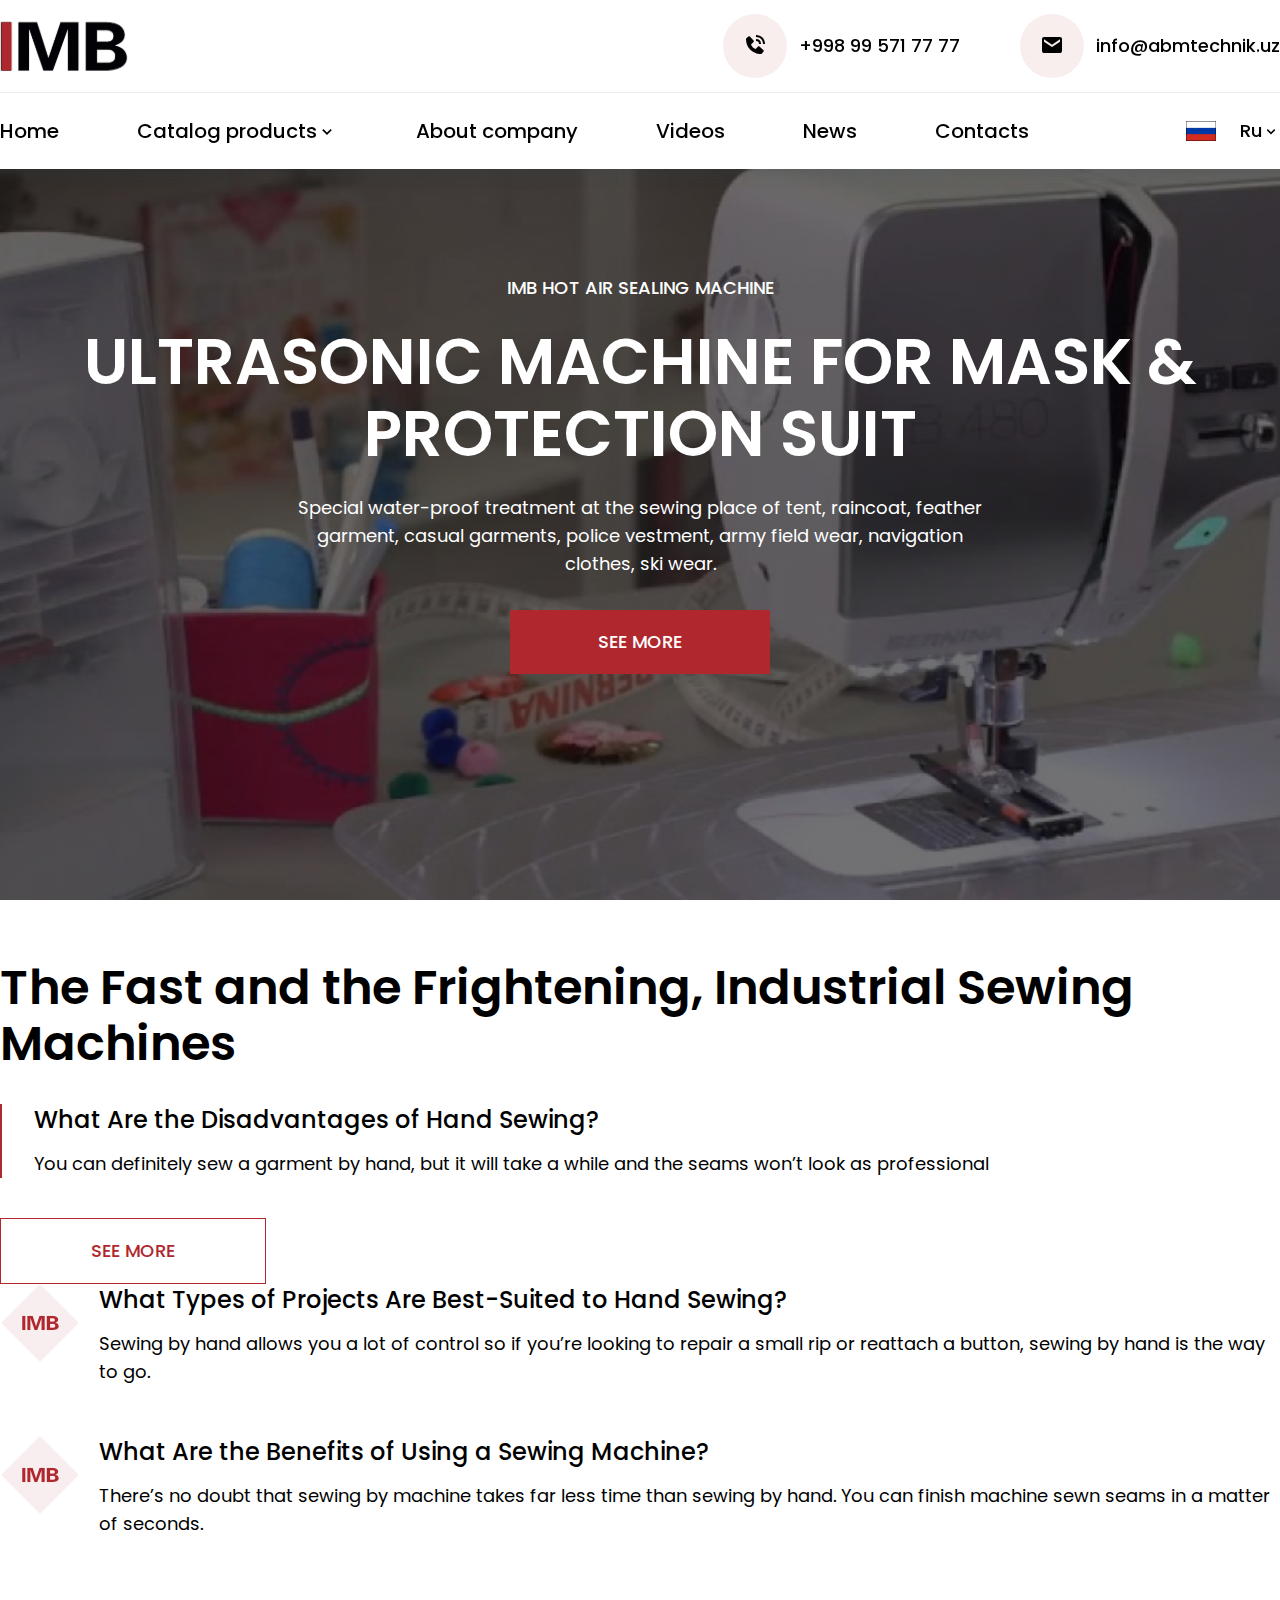
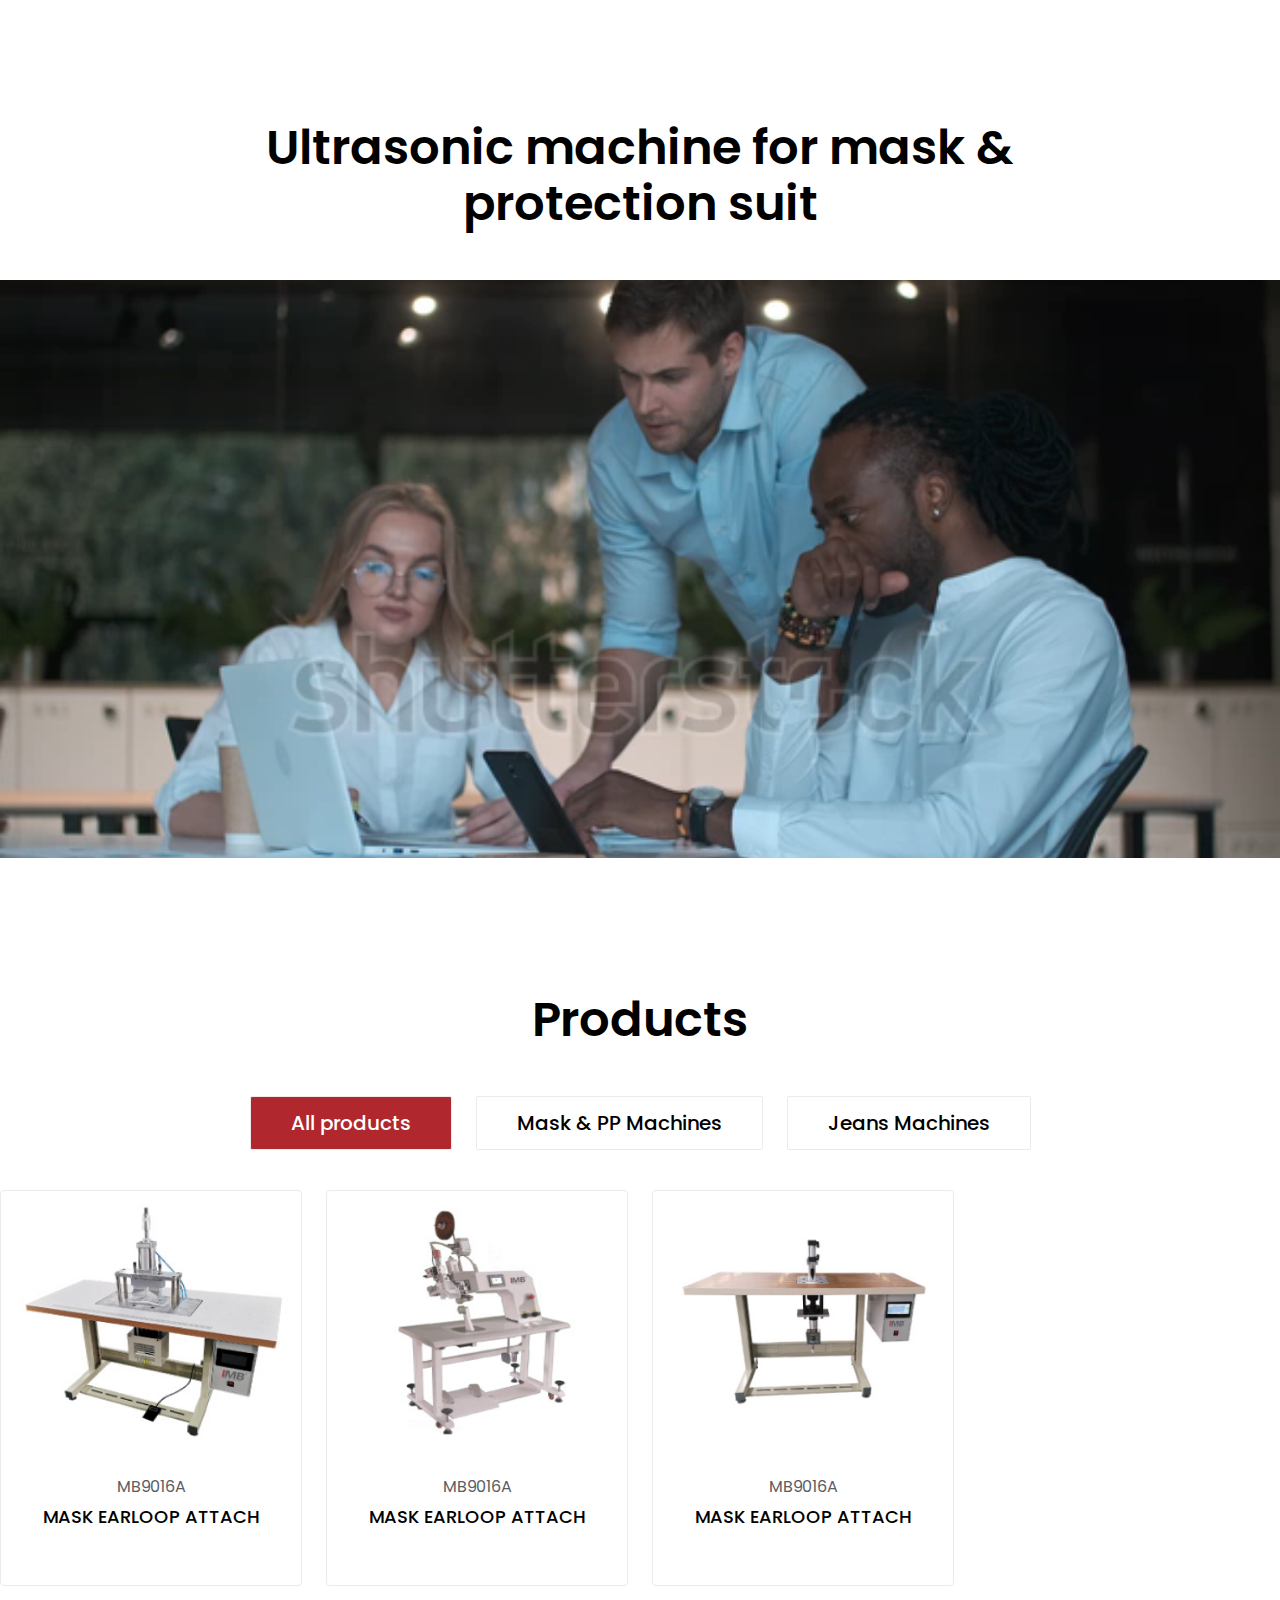
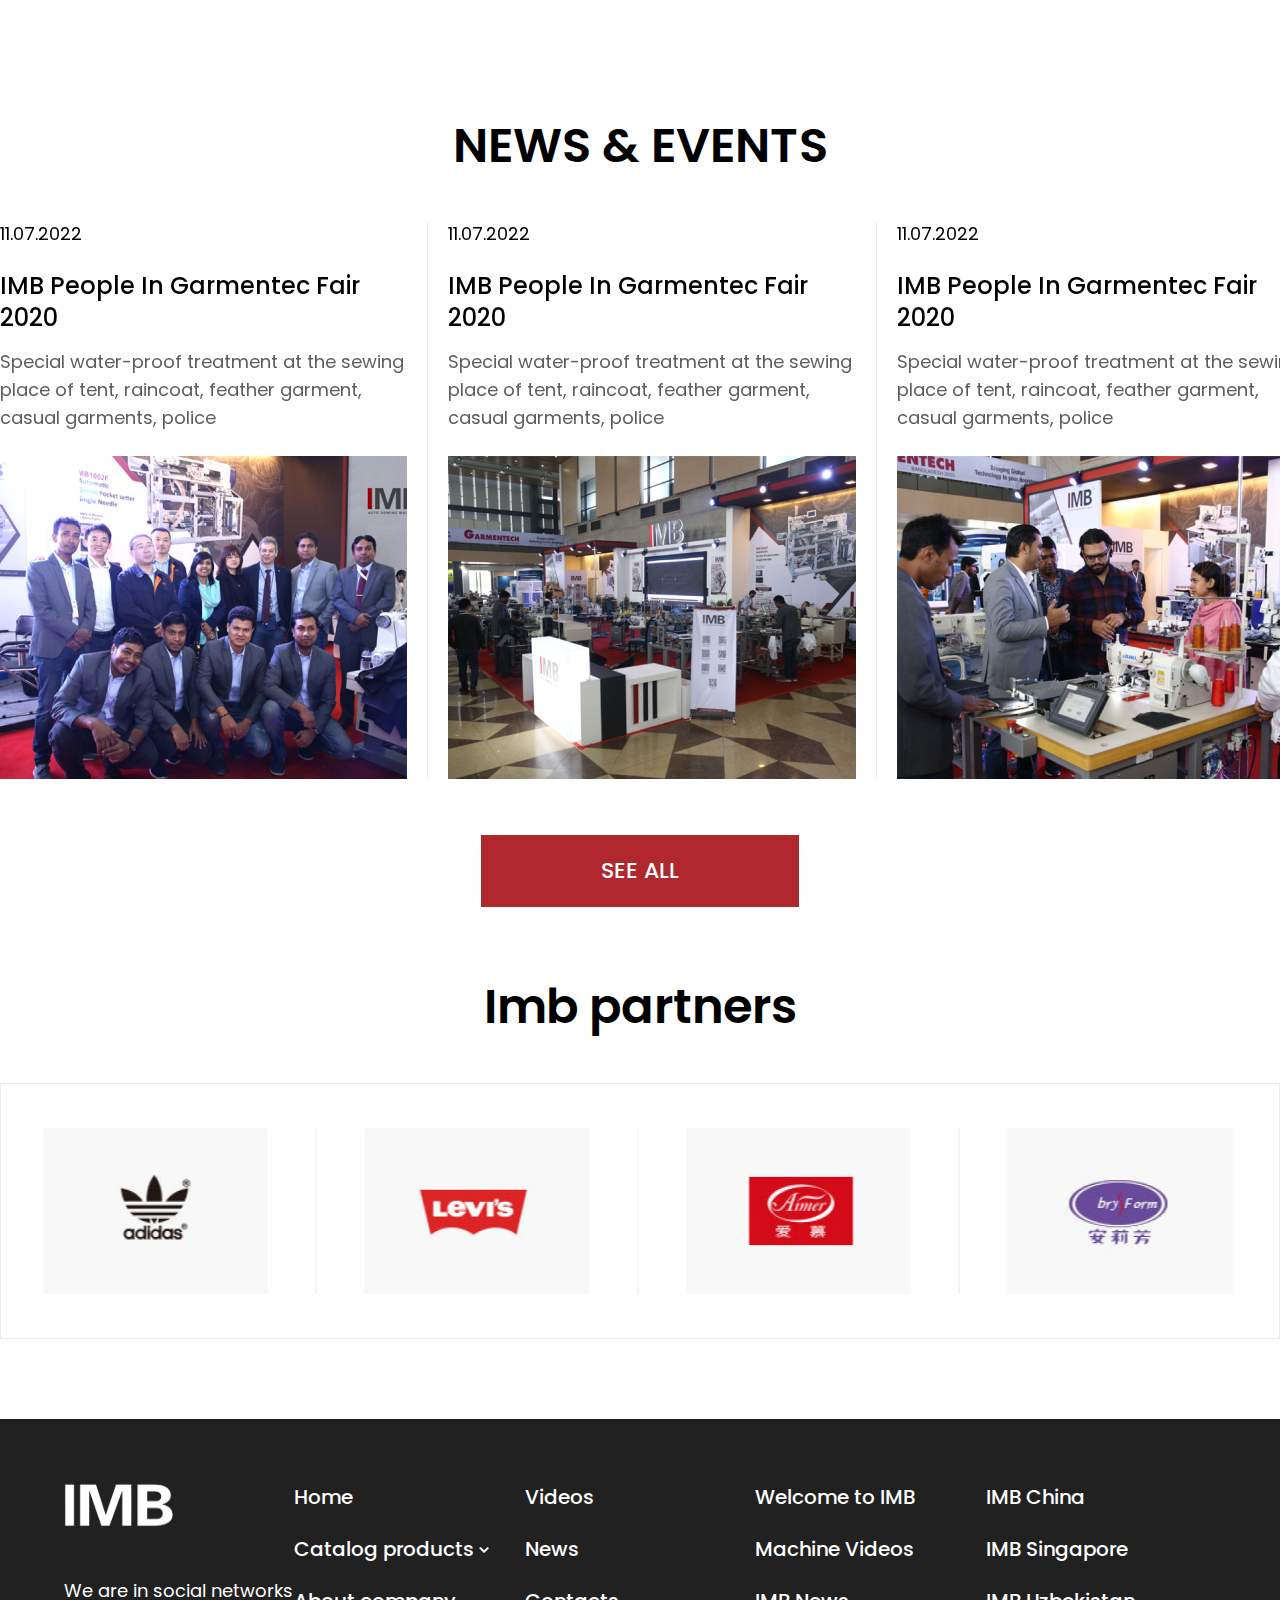
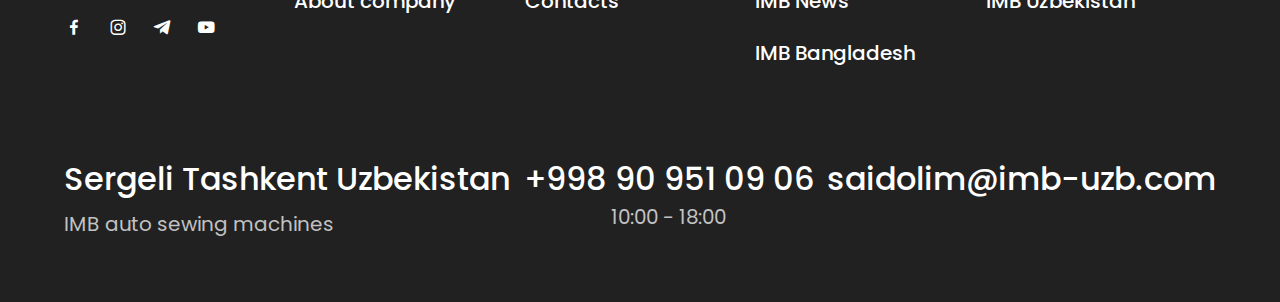
<file: index.html>
<!DOCTYPE html>
<html lang="en">
  <head>
    <meta charset="UTF-8" />
    <meta http-equiv="X-UA-Compatible" content="IE=edge" />
    <meta name="viewport" content="width=device-width, initial-scale=1.0" />
    <link
      href="https://cdn.jsdelivr.net/npm/bootstrap@5.2.0/dist/css/bootstrap.min.css"
      rel="stylesheet"
      integrity="sha384-gH2yIJqKdNHPEq0n4Mqa/HGKIhSkIHeL5AyhkYV8i59U5AR6csBvApHHNl/vI1Bx"
      crossorigin="anonymous"
    />
    <link
      rel="stylesheet"
      href="https://cdn.jsdelivr.net/npm/swiper@8/swiper-bundle.min.css"
    />
    <link
      rel="stylesheet"
      href="https://cdn.jsdelivr.net/npm/boxicons@latest/css/boxicons.min.css"
    />
    <link rel="stylesheet" href="./css/style.css" />
    <link rel="stylesheet" href="./css/base.css" />
    <title>IMB</title>
  </head>
  <body>
    <header>
      <nav class="nav" id="nav">
        <div class="container nav__container topper">
          <div class="nav__top">
            <div class="brand__wrap">
              <a href="index.html">
                <img
                  height="52"
                  width="128"
                  src="./img/logo/brand.svg"
                  class="brand"
                  alt=""
                />
              </a>
            </div>
            <div class="mobile__hide nav__flexer">
              <div class="nav__item">
                <div class="nav__icon">
                  <i class="bx bxs-phone-call"></i>
                </div>
                <a class="nav__item-link" href="tel:+998995717777"
                  >+998 99 571 77 77</a
                >
              </div>
              <div class="nav__item">
                <div class="nav__icon">
                  <i class="bx bxs-envelope"></i>
                </div>
                <a class="nav__item-link" href="mailto:info@abmtechnik.uz"
                  >info@abmtechnik.uz</a
                >
              </div>
            </div>
            <div class="burger">
              <button id="burger" class="burger__button">
                <p class="stick stick__1"></p>
                <p class="stick stick__2"></p>
                <p class="stick stick__3"></p>
              </button>
            </div>
          </div>
        </div>

        <div class="nav__bottom" id="links">
          <div class="container nav__container">
            <div class="nav__links">
              <a href="#" class="hidden__brand">
                <img
                  height="52"
                  width="128"
                  src="./img/logo/brand.svg"
                  class="brand"
                  alt=""
                />
              </a>
              <a href="index.html" class="nav__link nav__link-active">Home</a>
              <div class="dropdowner">
                <a href="catalog.html" class="nav__link"
                  >Catalog products <i class="bx bx-chevron-down"></i
                ></a>
                <div class="link__dropdown">
                  <ul>
                    <li class="dropdown__link">
                      <a href="product.html">Product 1</a>
                    </li>
                    <li class="dropdown__link">
                      <a href="product.html">Product 2</a>
                    </li>
                    <li class="dropdown__link">
                      <a href="product.html">Product 3</a>
                    </li>
                  </ul>
                </div>
              </div>
              <a href="about.html" class="nav__link">About company</a>
              <a href="videos.html" class="nav__link">Videos</a>
              <a href="news.html" class="nav__link">News</a>
              <a href="contacts.html" class="nav__link">Contacts</a>

              <div class="mobile__info">
                <div class="nav__item mobile__item">
                  <div class="nav__icon mobile__icon">
                    <i class="bx bxs-phone-call"></i>
                  </div>
                  <a class="nav__item-link" href="tel:+998995717777"
                    >+998 99 571 77 77</a
                  >
                </div>

                <div class="nav__item mobile__item">
                  <div class="nav__icon mobile__icon">
                    <i class="bx bxs-envelope"></i>
                  </div>
                  <a class="nav__item-link" href="mailto:info@abmtechnik.uz"
                    >info@abmtechnik.uz</a
                  >
                </div>
              </div>
              <div class="lang">
                <div class="current__lang lang__item">
                  <div class="lang__flag-wrapper">
                    <img class="lang__flag" src="./img/logo/rus.png" alt="" />
                  </div>
                  <p class="lang__txt">Ru <i class="bx bx-chevron-down"></i></p>
                </div>
                <div class="lang__drop">
                  <a href="#" class="next__lang lang__item">
                    <img src="./img/logo/uk.svg" alt="" />
                    <p class="lang__txt">Eng</p>
                  </a>
                </div>
              </div>
            </div>
            <div class="mobile__hide mobile__show nav__flexer">
              <div class="nav__item">
                <div class="nav__icon">
                  <i class="bx bxs-phone-call"></i>
                </div>
                <a class="nav__item-link" href="tel:+998995717777"
                  >+998 99 571 77 77</a
                >
              </div>
              <div class="nav__item">
                <div class="nav__icon">
                  <i class="bx bxs-envelope"></i>
                </div>
                <a class="nav__item-link" href="mailto:info@abmtechnik.uz"
                  >info@abmtechnik.uz</a
                >
              </div>
            </div>
          </div>
        </div>
      </nav>
    </header>

    <section class="home">
      <div class="container">
        <p class="home__sup">IMB HOT AIR SEALING MACHINE</p>
        <h1 class="home__title">
          Ultrasonic machine for mask & protection suit
        </h1>
        <p class="home__sub">
          Special water-proof treatment at the sewing place of tent, raincoat,
          feather garment, casual garments, police vestment, army field wear,
          navigation clothes, ski wear.
        </p>
        <div class="home__btn">
          <button class="home__button">SEE MORE</button>
        </div>
      </div>
    </section>

    <section class="home__about">
      <div class="container">
        <div class="row">
          <div class="col-md-6 col-xs-12 about__top">
            <h4 class="about__title">
              The Fast and the Frightening, Industrial Sewing Machines
            </h4>
            <div class="about__content">
              <p class="about__subtitle">
                What Are the Disadvantages of Hand Sewing?
              </p>
              <p class="about__txt">
                You can definitely sew a garment by hand, but it will take a
                while and the seams won’t look as professional
              </p>
            </div>
            <button class="about__btn">SEE MORE</button>
          </div>
          <div class="col-md-6 col-xs-12">
            <div class="about__item">
              <div class="about__logo">
                <img src="/img/logo/about.png" alt="" />
              </div>
              <div class="about__item-con">
                <p class="item__title">
                  What Types of Projects Are Best-Suited to Hand Sewing?
                </p>
                <p class="item__txt">
                  Sewing by hand allows you a lot of control so if you’re
                  looking to repair a small rip or reattach a button, sewing by
                  hand is the way to go.
                </p>
              </div>
            </div>
            <div class="about__item">
              <div class="about__logo">
                <img src="/img/logo/about.png" alt="" />
              </div>
              <div class="about__item-con">
                <p class="item__title">
                  What Are the Benefits of Using a Sewing Machine?
                </p>
                <p class="item__txt">
                  There’s no doubt that sewing by machine takes far less time
                  than sewing by hand. You can finish machine sewn seams in a
                  matter of seconds.
                </p>
              </div>
            </div>
          </div>
        </div>
      </div>
    </section>

    <section class="video">
      <div class="container">
        <h4 class="video__title sec__title">
          Ultrasonic machine for mask & protection suit
        </h4>
      </div>
      <div class="video__body">
        <video muted autoplay playsinline loop src="./video/team.webm"></video>
      </div>
    </section>

    <section class="products">
      <div class="container">
        <h4 class="prod__title sec__title">Products</h4>
        <div class="hero">
          <div class="btn__wrap">
            <p class="btn__txt">Choose category:</p>
            <button id="main" class="main__btn">
              All products <i class="bx bx-chevron-down"></i>
            </button>
          </div>
          <div class="buttons" id="least">
            <button data-target="#four" class="prod__btn active__tab">
              All products
            </button>
            <button data-target="#five" class="prod__btn">
              Mask & PP Machines
            </button>
            <button data-target="#six" class="prod__btn">Jeans Machines</button>
          </div>
        </div>
        <div data-content id="four" class="prod__grid active__tab tab__body">
          <div class="prod__card">
            <a href="#">
              <div class="prod__img">
                <img src="./img/prod-1.jpg" alt="" />
              </div>
              <div class="prod__content">
                <p class="prod__model">MB9016A</p>
                <p class="prod__name">MASK EARLOOP ATTACH</p>
              </div>
            </a>
          </div>
          <div class="prod__card">
            <a href="#">
              <div class="prod__img">
                <img src="./img/prod-6.jpg" alt="" />
              </div>
              <div class="prod__content">
                <p class="prod__model">MB9016A</p>
                <p class="prod__name">MASK EARLOOP ATTACH</p>
              </div>
            </a>
          </div>
          <div class="prod__card">
            <a href="#">
              <div class="prod__img">
                <img src="./img/prod-3.jpg" alt="" />
              </div>
              <div class="prod__content">
                <p class="prod__model">MB9016A</p>
                <p class="prod__name">MASK EARLOOP ATTACH</p>
              </div>
            </a>
          </div>
        </div>
        <div data-content id="five" class="prod__grid tab__body">
          <div class="prod__card">
            <a href="#">
              <div class="prod__img">
                <img src="./img/prod-1.jpg" alt="" />
              </div>
              <div class="prod__content">
                <p class="prod__model">MB9016A</p>
                <p class="prod__name">MASK EARLOOP ATTACH</p>
              </div>
            </a>
          </div>
          <div class="prod__card">
            <a href="#">
              <div class="prod__img">
                <img src="./img/prod-6.jpg" alt="" />
              </div>
              <div class="prod__content">
                <p class="prod__model">MB9016A</p>
                <p class="prod__name">MASK EARLOOP ATTACH</p>
              </div>
            </a>
          </div>
        </div>
        <div data-content id="six" class="prod__grid tab__body">
          <div class="prod__card">
            <a href="#">
              <div class="prod__img">
                <img src="./img/prod-1.jpg" alt="" />
              </div>
              <div class="prod__content">
                <p class="prod__model">MB9016A</p>
                <p class="prod__name">MASK EARLOOP ATTACH</p>
              </div>
            </a>
          </div>
        </div>
      </div>
    </section>

    <section class="news">
      <div class="container">
        <h4 class="news__title sec__title">NEWS & EVENTS</h4>
        <div class="swiper newsSwiper">
          <div class="swiper-wrapper">
            <div class="swiper-slide">
              <div class="news__card">
                <a href="#">
                  <div class="news__content">
                    <p class="news__date">11.07.2022</p>
                    <p class="news__title">IMB People In Garmentec Fair 2020</p>
                    <p class="news__txt">
                      Special water-proof treatment at the sewing place of tent,
                      raincoat, feather garment, casual garments, police
                    </p>
                  </div>
                  <div class="news__img">
                    <img src="./img/news-1.jpg" alt="" class="news__pic" />
                  </div>
                </a>
              </div>
            </div>
            <div class="swiper-slide">
              <div class="news__card">
                <a href="#">
                  <div class="news__content">
                    <p class="news__date">11.07.2022</p>
                    <p class="news__title">IMB People In Garmentec Fair 2020</p>
                    <p class="news__txt">
                      Special water-proof treatment at the sewing place of tent,
                      raincoat, feather garment, casual garments, police
                    </p>
                  </div>
                  <div class="news__img">
                    <img src="./img/news-2.jpg" alt="" class="news__pic" />
                  </div>
                </a>
              </div>
            </div>
            <div class="swiper-slide">
              <div class="news__card">
                <a href="#">
                  <div class="news__content">
                    <p class="news__date">11.07.2022</p>
                    <p class="news__title">IMB People In Garmentec Fair 2020</p>
                    <p class="news__txt">
                      Special water-proof treatment at the sewing place of tent,
                      raincoat, feather garment, casual garments, police
                    </p>
                  </div>
                  <div class="news__img">
                    <img src="./img/news-3.jpg" alt="" class="news__pic" />
                  </div>
                </a>
              </div>
            </div>
            <div class="swiper-slide">
              <div class="news__card">
                <a href="#">
                  <div class="news__content">
                    <p class="news__date">11.07.2022</p>
                    <p class="news__title">IMB People In Garmentec Fair 2020</p>
                    <p class="news__txt">
                      Special water-proof treatment at the sewing place of tent,
                      raincoat, feather garment, casual garments, police
                    </p>
                  </div>
                  <div class="news__img">
                    <img src="./img/news-1.jpg" alt="" class="news__pic" />
                  </div>
                </a>
              </div>
            </div>
          </div>
        </div>
        <div class="news__button">
          <a href="#" class="news__link"> SEE ALL </a>
        </div>
      </div>
    </section>

    <div class="home__partners">
      <div class="container">
        <h4 class="part__title sec__title">Imb partners</h4>
        <div class="swiper partSwiper">
          <div class="swiper-wrapper">
            <div class="swiper-slide">
              <div class="part__img">
                <img src="./img/logo/part-1.png" alt="" class="part__pic" />
              </div>
            </div>
            <div class="swiper-slide">
              <div class="part__img">
                <img src="./img/logo/part-2.png" alt="" class="part__pic" />
              </div>
            </div>
            <div class="swiper-slide">
              <div class="part__img">
                <img src="./img/logo/part-3.png" alt="" class="part__pic" />
              </div>
            </div>
            <div class="swiper-slide">
              <div class="part__img">
                <img src="./img/logo/part-4.png" alt="" class="part__pic" />
              </div>
            </div>
            <div class="swiper-slide">
              <div class="part__img">
                <img src="./img/logo/part-1.png" alt="" class="part__pic" />
              </div>
            </div>
          </div>
        </div>
      </div>
    </div>

    <footer class="footer">
      <div class="footer__container">
        <div class="footer__top">
          <div class="footer__item">
            <a href="#" class="footer__brand">
              <img
                src="./img/logo/brand-white.svg"
                alt=""
                class="footer__pic"
              />
            </a>
            <div class="footer__socs">
              <p class="soc__title">We are in social networks</p>
              <div class="socs">
                <div class="soc">
                  <a href="#">
                    <i class="bx bxl-facebook"></i>
                  </a>
                </div>
                <div class="soc">
                  <a href="#">
                    <i class="bx bxl-instagram"></i>
                  </a>
                </div>
                <div class="soc">
                  <a href="#">
                    <i class="bx bxl-telegram"></i>
                  </a>
                </div>
                <div class="soc">
                  <a href="#">
                    <i class="bx bxl-youtube"></i>
                  </a>
                </div>
              </div>
            </div>
          </div>
          <div class="footer__item">
            <ul>
              <li>
                <a href="#" class="footer__link"> Home </a>
              </li>
              <li>
                <div class="dropdowner">
                  <a href="catalog.html" class="nav__link footer__link"
                    >Catalog products <i class="bx bx-chevron-down"></i
                  ></a>
                  <div class="link__dropdown">
                    <ul>
                      <li class="dropdown__link">
                        <a href="product.html">Product 1</a>
                      </li>
                      <li class="dropdown__link">
                        <a href="product.html">Product 2</a>
                      </li>
                      <li class="dropdown__link">
                        <a href="product.html">Product 3</a>
                      </li>
                    </ul>
                  </div>
                </div>
              </li>
              <li>
                <a href="#" class="footer__link"> About company </a>
              </li>
            </ul>
          </div>
          <div class="footer__item">
            <ul>
              <li>
                <a href="#" class="footer__link"> Videos </a>
              </li>
              <li>
                <a href="#" class="footer__link"> News </a>
              </li>
              <li>
                <a href="#" class="footer__link"> Contacts </a>
              </li>
            </ul>
          </div>
          <div class="footer__item">
            <ul>
              <li>
                <a href="#" class="footer__link"> Welcome to IMB </a>
              </li>
              <li>
                <a href="#" class="footer__link"> Machine Videos </a>
              </li>
              <li>
                <a href="#" class="footer__link"> IMB News </a>
              </li>
              <li>
                <a href="#" class="footer__link"> IMB Bangladesh </a>
              </li>
            </ul>
          </div>
          <div class="footer__item">
            <ul>
              <li>
                <a href="#" class="footer__link"> IMB China </a>
              </li>
              <li>
                <a href="#" class="footer__link"> IMB Singapore </a>
              </li>
              <li>
                <a href="#" class="footer__link"> IMB Uzbekistan </a>
              </li>
            </ul>
          </div>
        </div>
        <div class="footer__bottom">
          <div class="bottom__item">
            <p class="bottom__title">Sergeli Tashkent Uzbekistan</p>
            <p class="bottom__sub">IMB auto sewing machines</p>
          </div>
          <div class="bottom__item center">
            <a class="bottom__title" href="tel:+998909510906"
              >+998 90 951 09 06</a
            >
            <p class="bottom__sub">10:00 - 18:00</p>
          </div>
          <div class="bottom__item end">
            <a class="bottom__title" href="mailto:saidolim@imb-uzb.com"
              >saidolim@imb-uzb.com</a
            >
          </div>
        </div>
      </div>
    </footer>

    <script
      src="https://cdn.jsdelivr.net/npm/bootstrap@5.2.0/dist/js/bootstrap.bundle.min.js"
      integrity="sha384-A3rJD856KowSb7dwlZdYEkO39Gagi7vIsF0jrRAoQmDKKtQBHUuLZ9AsSv4jD4Xa"
      crossorigin="anonymous"
    ></script>
    <script src="https://cdn.jsdelivr.net/npm/swiper@8/swiper-bundle.min.js"></script>
    <script src="./js/app.js"></script>
  </body>
</html>
</file>
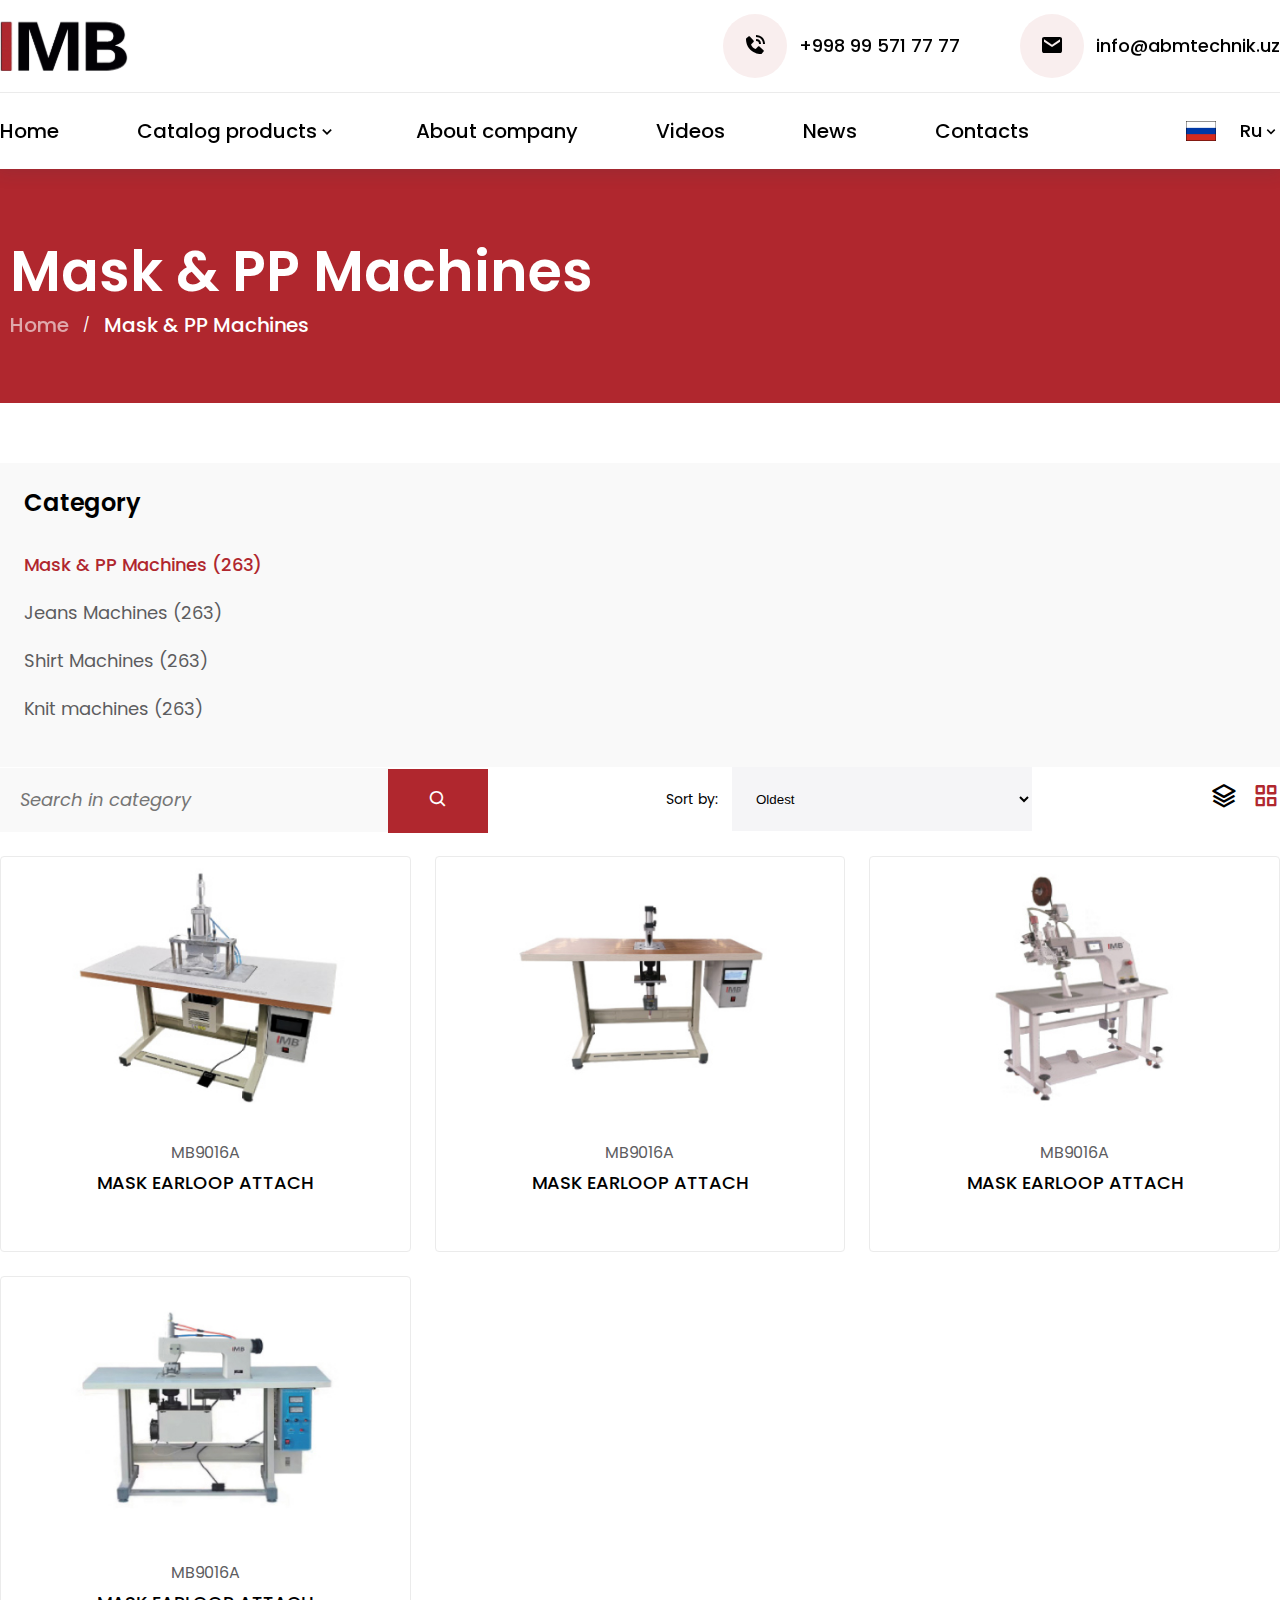
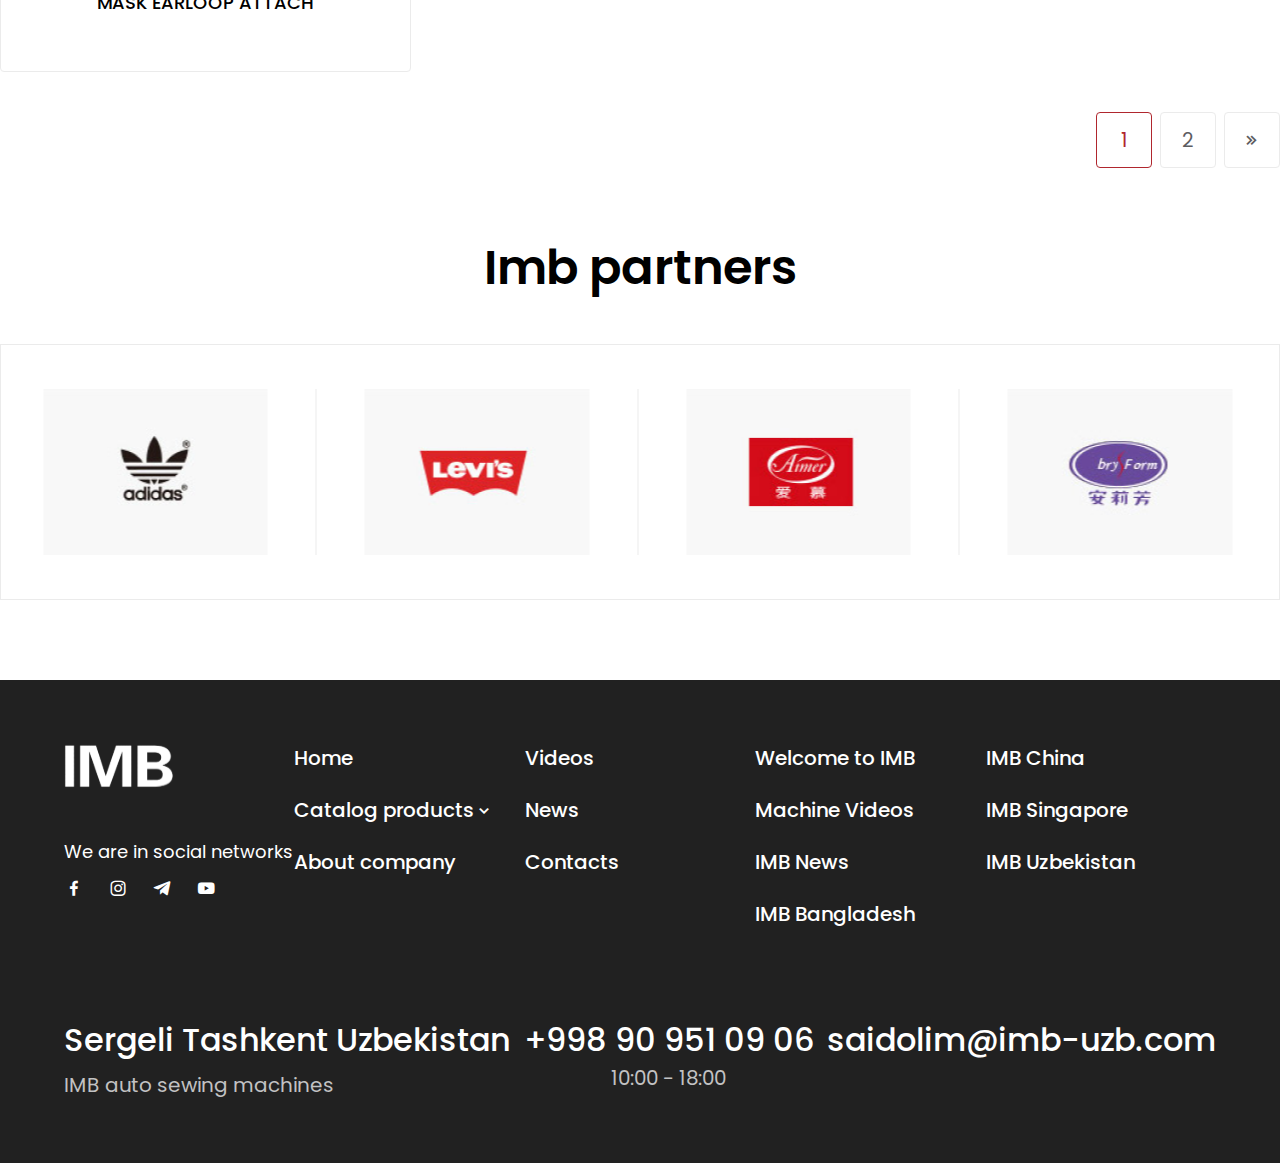
<file: catalog.html>
<!DOCTYPE html>
<html lang="en">
  <head>
    <meta charset="UTF-8" />
    <meta http-equiv="X-UA-Compatible" content="IE=edge" />
    <meta name="viewport" content="width=device-width, initial-scale=1.0" />
    <link
      href="https://cdn.jsdelivr.net/npm/bootstrap@5.2.0/dist/css/bootstrap.min.css"
      rel="stylesheet"
      integrity="sha384-gH2yIJqKdNHPEq0n4Mqa/HGKIhSkIHeL5AyhkYV8i59U5AR6csBvApHHNl/vI1Bx"
      crossorigin="anonymous"
    />
    <link
      rel="stylesheet"
      href="https://cdn.jsdelivr.net/npm/swiper@8/swiper-bundle.min.css"
    />
    <link
      rel="stylesheet"
      href="https://cdn.jsdelivr.net/npm/boxicons@latest/css/boxicons.min.css"
    />
    <link rel="stylesheet" href="./css/style.css" />
    <link rel="stylesheet" href="./css/base.css" />
    <title>IMB</title>
  </head>
  <body>
    <header>
      <nav class="nav" id="nav">
        <div class="container nav__container topper">
          <div class="nav__top">
            <div class="brand__wrap">
              <a href="index.html">
                <img
                  height="52"
                  width="128"
                  src="./img/logo/brand.svg"
                  class="brand"
                  alt=""
                />
              </a>
            </div>
            <div class="mobile__hide nav__flexer">
              <div class="nav__item">
                <div class="nav__icon">
                  <i class="bx bxs-phone-call"></i>
                </div>
                <a class="nav__item-link" href="tel:+998995717777"
                  >+998 99 571 77 77</a
                >
              </div>
              <div class="nav__item">
                <div class="nav__icon">
                  <i class="bx bxs-envelope"></i>
                </div>
                <a class="nav__item-link" href="mailto:info@abmtechnik.uz"
                  >info@abmtechnik.uz</a
                >
              </div>
            </div>
            <div class="burger">
              <button id="burger" class="burger__button">
                <p class="stick stick__1"></p>
                <p class="stick stick__2"></p>
                <p class="stick stick__3"></p>
              </button>
            </div>
          </div>
        </div>

        <div class="nav__bottom" id="links">
          <div class="container nav__container">
            <div class="nav__links">
              <a href="#" class="hidden__brand">
                <img
                  height="52"
                  width="128"
                  src="./img/logo/brand.svg"
                  class="brand"
                  alt=""
                />
              </a>
              <a href="index.html" class="nav__link nav__link-active">Home</a>
              <div class="dropdowner">
                <a href="catalog.html" class="nav__link"
                  >Catalog products <i class="bx bx-chevron-down"></i
                ></a>
                <div class="link__dropdown">
                  <ul>
                    <li class="dropdown__link">
                      <a href="product.html">Product 1</a>
                    </li>
                    <li class="dropdown__link">
                      <a href="product.html">Product 2</a>
                    </li>
                    <li class="dropdown__link">
                      <a href="product.html">Product 3</a>
                    </li>
                  </ul>
                </div>
              </div>
              <a href="about.html" class="nav__link">About company</a>
              <a href="videos.html" class="nav__link">Videos</a>
              <a href="news.html" class="nav__link">News</a>
              <a href="contacts.html" class="nav__link">Contacts</a>

              <div class="mobile__info">
                <div class="nav__item mobile__item">
                  <div class="nav__icon mobile__icon">
                    <i class="bx bxs-phone-call"></i>
                  </div>
                  <a class="nav__item-link" href="tel:+998995717777"
                    >+998 99 571 77 77</a
                  >
                </div>

                <div class="nav__item mobile__item">
                  <div class="nav__icon mobile__icon">
                    <i class="bx bxs-envelope"></i>
                  </div>
                  <a class="nav__item-link" href="mailto:info@abmtechnik.uz"
                    >info@abmtechnik.uz</a
                  >
                </div>
              </div>
              <div class="lang">
                <div class="current__lang lang__item">
                  <div class="lang__flag-wrapper">
                    <img class="lang__flag" src="./img/logo/rus.png" alt="" />
                  </div>
                  <p class="lang__txt">Ru <i class="bx bx-chevron-down"></i></p>
                </div>
                <div class="lang__drop">
                  <a href="#" class="next__lang lang__item">
                    <img src="./img/logo/uk.svg" alt="" />
                    <p class="lang__txt">Eng</p>
                  </a>
                </div>
              </div>
            </div>
            <div class="mobile__hide mobile__show nav__flexer">
              <div class="nav__item">
                <div class="nav__icon">
                  <i class="bx bxs-phone-call"></i>
                </div>
                <a class="nav__item-link" href="tel:+998995717777"
                  >+998 99 571 77 77</a
                >
              </div>
              <div class="nav__item">
                <div class="nav__icon">
                  <i class="bx bxs-envelope"></i>
                </div>
                <a class="nav__item-link" href="mailto:info@abmtechnik.uz"
                  >info@abmtechnik.uz</a
                >
              </div>
            </div>
          </div>
        </div>
      </nav>
    </header>

    <div class="site__top">
      <div class="nav__container">
        <h1 class="site__title">Mask & PP Machines</h1>
        <div class="crumbs">
          <a href="#" class="last__page">Home</a>
          <p>/</p>
          <p class="this__page">Mask & PP Machines</p>
        </div>
      </div>
    </div>

    <section class="catalog__main">
      <div class="container">
        <div class="row">
          <div class="col-md-3 col-xs-12">
            <div class="cat__list">
              <ul>
                <p class="list__title">Category</p>
                <li>
                  <a href="#" class="cat__link active">
                    Mask & PP Machines <span class="num">(263)</span>
                  </a>
                </li>
                <li>
                  <a href="#" class="cat__link">
                    Jeans Machines <span class="num">(263)</span>
                  </a>
                </li>
                <li>
                  <a href="#" class="cat__link">
                    Shirt Machines <span class="num">(263)</span>
                  </a>
                </li>
                <li>
                  <a href="#" class="cat__link">
                    Knit machines <span class="num">(263)</span>
                  </a>
                </li>
              </ul>
            </div>
          </div>
          <div class="col-md-9 col-xs-12">
            <div class="cat__header">
              <div class="search">
                <form action="">
                  <input
                    type="text"
                    class="search__input"
                    placeholder="Search in category"
                  />
                  <button class="search__btn">
                    <i class="bx bx-search"></i>
                  </button>
                </form>
              </div>
              <div class="sort">
                <p class="sort__title">Sort by:</p>
                <select name="sort" id="sort">
                  <option value="old">Oldest</option>
                  <option value="new">Newest</option>
                </select>
              </div>
              <div class="change__buttons">
                <button id="list" class="list__button">
                  <i class="bx bx-layer"></i>
                </button>
                <button id="grid" class="grid__button active">
                  <i class="bx bx-grid-alt"></i>
                </button>
              </div>
            </div>
            <div id="items" class="cat__items type__grid">
              <div class="prod__card">
                <a href="#">
                  <div class="prod__img">
                    <img src="./img/prod-1.jpg" alt="" />
                  </div>
                  <div class="prod__content">
                    <div class="prod__head">
                      <p class="prod__model">MB9016A</p>
                      <p class="prod__name">MASK EARLOOP ATTACH</p>
                    </div>

                    <div class="prod__info">
                      <p class="info__title">Productivity:</p>
                      <p class="info__txt">
                        Since the foundation in 1995, our company has always
                        developed according to the concept of "user-oriented"
                        sewing equipment.
                      </p>
                    </div>

                    <p class="prod__link">
                      See more <i class="bx bx-right-arrow-circle"></i>
                    </p>
                  </div>
                </a>
              </div>
              <div class="prod__card">
                <a href="#">
                  <div class="prod__img">
                    <img src="./img/prod-3.jpg" alt="" />
                  </div>
                  <div class="prod__content">
                    <div class="prod__head">
                      <p class="prod__model">MB9016A</p>
                      <p class="prod__name">MASK EARLOOP ATTACH</p>
                    </div>

                    <div class="prod__info">
                      <p class="info__title">Productivity:</p>
                      <p class="info__txt">
                        Since the foundation in 1995, our company has always
                        developed according to the concept of "user-oriented"
                        sewing equipment.
                      </p>
                    </div>

                    <p class="prod__link">
                      See more <i class="bx bx-right-arrow-circle"></i>
                    </p>
                  </div>
                </a>
              </div>
              <div class="prod__card">
                <a href="#">
                  <div class="prod__img">
                    <img src="./img/prod-5.jpg" alt="" />
                  </div>
                  <div class="prod__content">
                    <div class="prod__head">
                      <p class="prod__model">MB9016A</p>
                      <p class="prod__name">MASK EARLOOP ATTACH</p>
                    </div>

                    <div class="prod__info">
                      <p class="info__title">Productivity:</p>
                      <p class="info__txt">
                        Since the foundation in 1995, our company has always
                        developed according to the concept of "user-oriented"
                        sewing equipment.
                      </p>
                    </div>

                    <p class="prod__link">
                      See more <i class="bx bx-right-arrow-circle"></i>
                    </p>
                  </div>
                </a>
              </div>
              <div class="prod__card">
                <a href="#">
                  <div class="prod__img">
                    <img src="./img/prod-7.jpg" alt="" />
                  </div>
                  <div class="prod__content">
                    <div class="prod__head">
                      <p class="prod__model">MB9016A</p>
                      <p class="prod__name">MASK EARLOOP ATTACH</p>
                    </div>

                    <div class="prod__info">
                      <p class="info__title">Productivity:</p>
                      <p class="info__txt">
                        Since the foundation in 1995, our company has always
                        developed according to the concept of "user-oriented"
                        sewing equipment.
                      </p>
                    </div>

                    <p class="prod__link">
                      See more <i class="bx bx-right-arrow-circle"></i>
                    </p>
                  </div>
                </a>
              </div>
            </div>
            <div class="pagination">
              <button class="active">1</button>
              <button class="">2</button>
              <button class="">
                <i class="bx bx-chevrons-right"></i>
              </button>
            </div>
          </div>
        </div>
      </div>
    </section>

    <div class="home__partners">
      <div class="container">
        <h4 class="part__title sec__title">Imb partners</h4>
        <div class="swiper partSwiper">
          <div class="swiper-wrapper">
            <div class="swiper-slide">
              <div class="part__img">
                <img src="./img/logo/part-1.png" alt="" class="part__pic" />
              </div>
            </div>
            <div class="swiper-slide">
              <div class="part__img">
                <img src="./img/logo/part-2.png" alt="" class="part__pic" />
              </div>
            </div>
            <div class="swiper-slide">
              <div class="part__img">
                <img src="./img/logo/part-3.png" alt="" class="part__pic" />
              </div>
            </div>
            <div class="swiper-slide">
              <div class="part__img">
                <img src="./img/logo/part-4.png" alt="" class="part__pic" />
              </div>
            </div>
            <div class="swiper-slide">
              <div class="part__img">
                <img src="./img/logo/part-1.png" alt="" class="part__pic" />
              </div>
            </div>
          </div>
        </div>
      </div>
    </div>

    <footer class="footer">
      <div class="footer__container">
        <div class="footer__top">
          <div class="footer__item">
            <a href="#" class="footer__brand">
              <img
                src="./img/logo/brand-white.svg"
                alt=""
                class="footer__pic"
              />
            </a>
            <div class="footer__socs">
              <p class="soc__title">We are in social networks</p>
              <div class="socs">
                <div class="soc">
                  <a href="#">
                    <i class="bx bxl-facebook"></i>
                  </a>
                </div>
                <div class="soc">
                  <a href="#">
                    <i class="bx bxl-instagram"></i>
                  </a>
                </div>
                <div class="soc">
                  <a href="#">
                    <i class="bx bxl-telegram"></i>
                  </a>
                </div>
                <div class="soc">
                  <a href="#">
                    <i class="bx bxl-youtube"></i>
                  </a>
                </div>
              </div>
            </div>
          </div>
          <div class="footer__item">
            <ul>
              <li>
                <a href="#" class="footer__link"> Home </a>
              </li>
              <li>
                <div class="dropdowner">
                  <a href="catalog.html" class="nav__link footer__link"
                    >Catalog products <i class="bx bx-chevron-down"></i
                  ></a>
                  <div class="link__dropdown">
                    <ul>
                      <li class="dropdown__link">
                        <a href="product.html">Product 1</a>
                      </li>
                      <li class="dropdown__link">
                        <a href="product.html">Product 2</a>
                      </li>
                      <li class="dropdown__link">
                        <a href="product.html">Product 3</a>
                      </li>
                    </ul>
                  </div>
                </div>
              </li>
              <li>
                <a href="#" class="footer__link"> About company </a>
              </li>
            </ul>
          </div>
          <div class="footer__item">
            <ul>
              <li>
                <a href="#" class="footer__link"> Videos </a>
              </li>
              <li>
                <a href="#" class="footer__link"> News </a>
              </li>
              <li>
                <a href="#" class="footer__link"> Contacts </a>
              </li>
            </ul>
          </div>
          <div class="footer__item">
            <ul>
              <li>
                <a href="#" class="footer__link"> Welcome to IMB </a>
              </li>
              <li>
                <a href="#" class="footer__link"> Machine Videos </a>
              </li>
              <li>
                <a href="#" class="footer__link"> IMB News </a>
              </li>
              <li>
                <a href="#" class="footer__link"> IMB Bangladesh </a>
              </li>
            </ul>
          </div>
          <div class="footer__item">
            <ul>
              <li>
                <a href="#" class="footer__link"> IMB China </a>
              </li>
              <li>
                <a href="#" class="footer__link"> IMB Singapore </a>
              </li>
              <li>
                <a href="#" class="footer__link"> IMB Uzbekistan </a>
              </li>
            </ul>
          </div>
        </div>
        <div class="footer__bottom">
          <div class="bottom__item">
            <p class="bottom__title">Sergeli Tashkent Uzbekistan</p>
            <p class="bottom__sub">IMB auto sewing machines</p>
          </div>
          <div class="bottom__item center">
            <a class="bottom__title" href="tel:+998909510906"
              >+998 90 951 09 06</a
            >
            <p class="bottom__sub">10:00 - 18:00</p>
          </div>
          <div class="bottom__item end">
            <a class="bottom__title" href="mailto:saidolim@imb-uzb.com"
              >saidolim@imb-uzb.com</a
            >
          </div>
        </div>
      </div>
    </footer>

    <script
      src="https://cdn.jsdelivr.net/npm/bootstrap@5.2.0/dist/js/bootstrap.bundle.min.js"
      integrity="sha384-A3rJD856KowSb7dwlZdYEkO39Gagi7vIsF0jrRAoQmDKKtQBHUuLZ9AsSv4jD4Xa"
      crossorigin="anonymous"
    ></script>
    <script src="https://cdn.jsdelivr.net/npm/swiper@8/swiper-bundle.min.js"></script>
    <script src="./js/app.js"></script>
  </body>
</html>
</file>
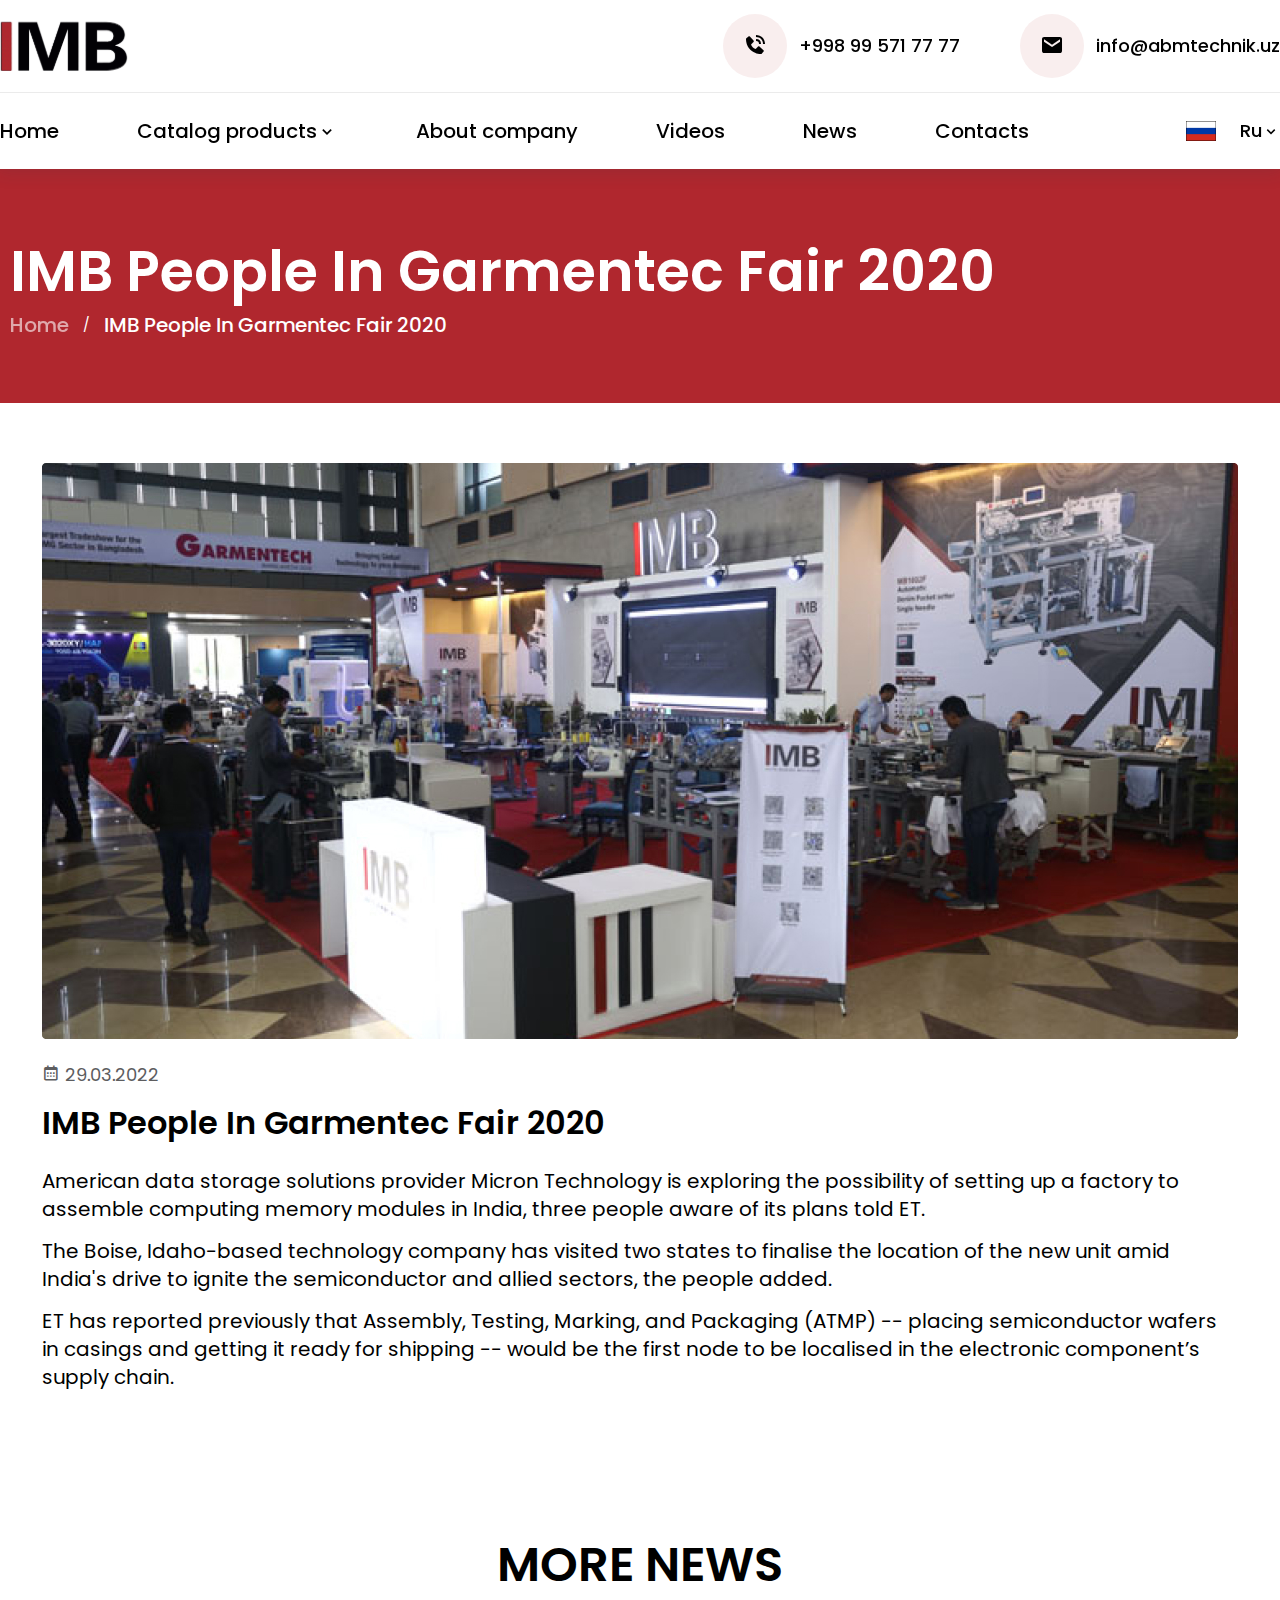
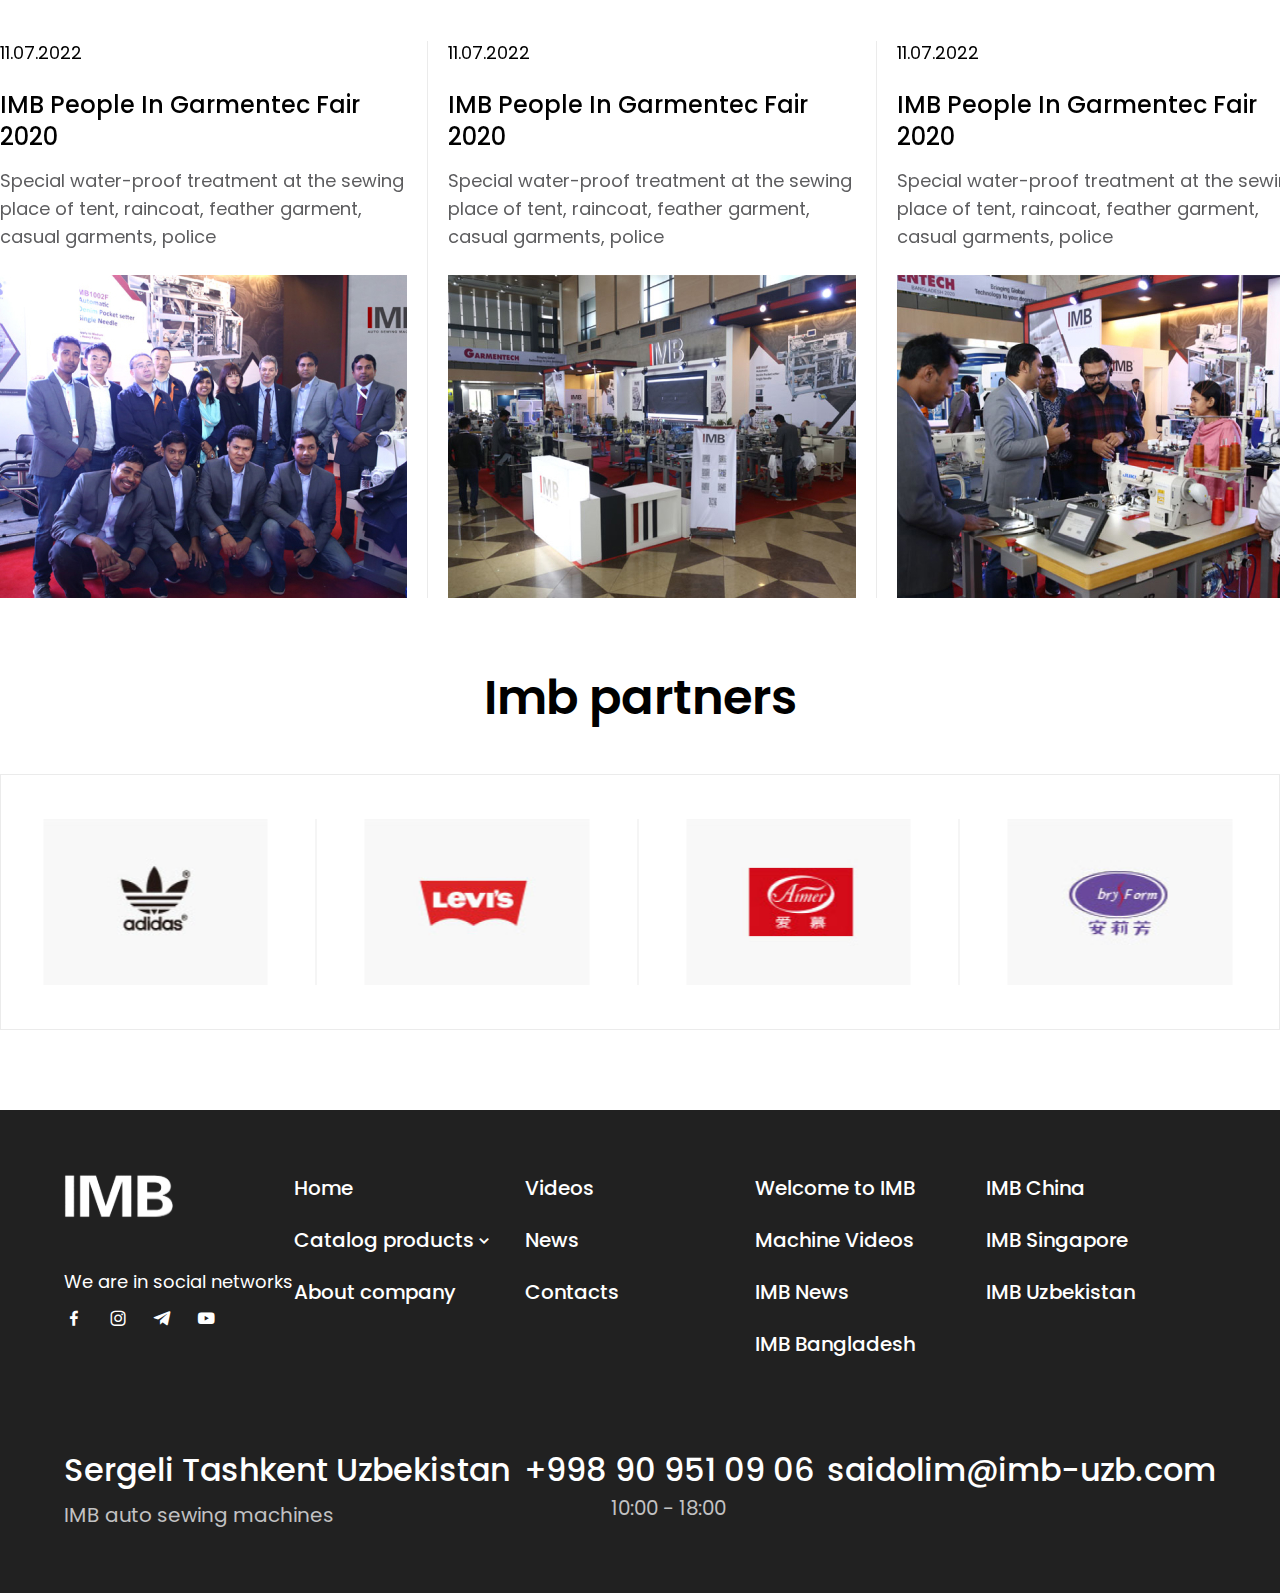
<file: new.html>
<!DOCTYPE html>
<html lang="en">
  <head>
    <meta charset="UTF-8" />
    <meta http-equiv="X-UA-Compatible" content="IE=edge" />
    <meta name="viewport" content="width=device-width, initial-scale=1.0" />
    <link
      href="https://cdn.jsdelivr.net/npm/bootstrap@5.2.0/dist/css/bootstrap.min.css"
      rel="stylesheet"
      integrity="sha384-gH2yIJqKdNHPEq0n4Mqa/HGKIhSkIHeL5AyhkYV8i59U5AR6csBvApHHNl/vI1Bx"
      crossorigin="anonymous"
    />
    <link
      rel="stylesheet"
      href="https://cdn.jsdelivr.net/npm/swiper@8/swiper-bundle.min.css"
    />
    <link
      rel="stylesheet"
      href="https://cdn.jsdelivr.net/npm/boxicons@latest/css/boxicons.min.css"
    />
    <link rel="stylesheet" href="./css/style.css" />
    <link rel="stylesheet" href="./css/base.css" />
    <title>IMB</title>
  </head>
  <body>
    <header>
      <nav class="nav" id="nav">
        <div class="container nav__container topper">
          <div class="nav__top">
            <div class="brand__wrap">
              <a href="index.html">
                <img
                  height="52"
                  width="128"
                  src="./img/logo/brand.svg"
                  class="brand"
                  alt=""
                />
              </a>
            </div>
            <div class="mobile__hide nav__flexer">
              <div class="nav__item">
                <div class="nav__icon">
                  <i class="bx bxs-phone-call"></i>
                </div>
                <a class="nav__item-link" href="tel:+998995717777"
                  >+998 99 571 77 77</a
                >
              </div>
              <div class="nav__item">
                <div class="nav__icon">
                  <i class="bx bxs-envelope"></i>
                </div>
                <a class="nav__item-link" href="mailto:info@abmtechnik.uz"
                  >info@abmtechnik.uz</a
                >
              </div>
            </div>
            <div class="burger">
              <button id="burger" class="burger__button">
                <p class="stick stick__1"></p>
                <p class="stick stick__2"></p>
                <p class="stick stick__3"></p>
              </button>
            </div>
          </div>
        </div>

        <div class="nav__bottom" id="links">
          <div class="container nav__container">
            <div class="nav__links">
              <a href="#" class="hidden__brand">
                <img
                  height="52"
                  width="128"
                  src="./img/logo/brand.svg"
                  class="brand"
                  alt=""
                />
              </a>
              <a href="index.html" class="nav__link nav__link-active">Home</a>
              <div class="dropdowner">
                <a href="catalog.html" class="nav__link"
                  >Catalog products <i class="bx bx-chevron-down"></i
                ></a>
                <div class="link__dropdown">
                  <ul>
                    <li class="dropdown__link">
                      <a href="product.html">Product 1</a>
                    </li>
                    <li class="dropdown__link">
                      <a href="product.html">Product 2</a>
                    </li>
                    <li class="dropdown__link">
                      <a href="product.html">Product 3</a>
                    </li>
                  </ul>
                </div>
              </div>
              <a href="about.html" class="nav__link">About company</a>
              <a href="videos.html" class="nav__link">Videos</a>
              <a href="news.html" class="nav__link">News</a>
              <a href="contacts.html" class="nav__link">Contacts</a>

              <div class="mobile__info">
                <div class="nav__item mobile__item">
                  <div class="nav__icon mobile__icon">
                    <i class="bx bxs-phone-call"></i>
                  </div>
                  <a class="nav__item-link" href="tel:+998995717777"
                    >+998 99 571 77 77</a
                  >
                </div>

                <div class="nav__item mobile__item">
                  <div class="nav__icon mobile__icon">
                    <i class="bx bxs-envelope"></i>
                  </div>
                  <a class="nav__item-link" href="mailto:info@abmtechnik.uz"
                    >info@abmtechnik.uz</a
                  >
                </div>
              </div>
              <div class="lang">
                <div class="current__lang lang__item">
                  <div class="lang__flag-wrapper">
                    <img class="lang__flag" src="./img/logo/rus.png" alt="" />
                  </div>
                  <p class="lang__txt">Ru <i class="bx bx-chevron-down"></i></p>
                </div>
                <div class="lang__drop">
                  <a href="#" class="next__lang lang__item">
                    <img src="./img/logo/uk.svg" alt="" />
                    <p class="lang__txt">Eng</p>
                  </a>
                </div>
              </div>
            </div>
            <div class="mobile__hide mobile__show nav__flexer">
              <div class="nav__item">
                <div class="nav__icon">
                  <i class="bx bxs-phone-call"></i>
                </div>
                <a class="nav__item-link" href="tel:+998995717777"
                  >+998 99 571 77 77</a
                >
              </div>
              <div class="nav__item">
                <div class="nav__icon">
                  <i class="bx bxs-envelope"></i>
                </div>
                <a class="nav__item-link" href="mailto:info@abmtechnik.uz"
                  >info@abmtechnik.uz</a
                >
              </div>
            </div>
          </div>
        </div>
      </nav>
    </header>

    <div class="site__top">
      <div class="nav__container">
        <h1 class="site__title">IMB People In Garmentec Fair 2020</h1>
        <div class="crumbs">
          <a href="#" class="last__page">Home</a>
          <p>/</p>
          <p class="this__page">IMB People In Garmentec Fair 2020</p>
        </div>
      </div>
    </div>

    <section class="new__body">
      <div class="inner__container">
        <div class="inner__img">
          <img src="./img/new.jpg" alt="" class="inner__pic" />
        </div>
        <p class="inner__date d-flex align-items-center">
          <i class="bx bx-calendar"></i> 29.03.2022
        </p>
        <h4 class="inner__title">IMB People In Garmentec Fair 2020</h4>
        <p class="inner__txt">
          American data storage solutions provider Micron Technology is
          exploring the possibility of setting up a factory to assemble
          computing memory modules in India, three people aware of its plans
          told ET.
        </p>
        <p class="inner__txt">
          The Boise, Idaho-based technology company has visited two states to
          finalise the location of the new unit amid India's drive to ignite the
          semiconductor and allied sectors, the people added.
        </p>
        <p class="inner__txt">
          ET has reported previously that Assembly, Testing, Marking, and
          Packaging (ATMP) -- placing semiconductor wafers in casings and
          getting it ready for shipping -- would be the first node to be
          localised in the electronic component’s supply chain.
        </p>
      </div>
    </section>

    <section class="news">
      <div class="container">
        <h4 class="news__title sec__title">MORE NEWS</h4>
        <div class="swiper newsSwiper">
          <div class="swiper-wrapper">
            <div class="swiper-slide">
              <div class="news__card">
                <a href="#">
                  <div class="news__content">
                    <p class="news__date">11.07.2022</p>
                    <p class="news__title">IMB People In Garmentec Fair 2020</p>
                    <p class="news__txt">
                      Special water-proof treatment at the sewing place of tent,
                      raincoat, feather garment, casual garments, police
                    </p>
                  </div>
                  <div class="news__img">
                    <img src="./img/news-1.jpg" alt="" class="news__pic" />
                  </div>
                </a>
              </div>
            </div>
            <div class="swiper-slide">
              <div class="news__card">
                <a href="#">
                  <div class="news__content">
                    <p class="news__date">11.07.2022</p>
                    <p class="news__title">IMB People In Garmentec Fair 2020</p>
                    <p class="news__txt">
                      Special water-proof treatment at the sewing place of tent,
                      raincoat, feather garment, casual garments, police
                    </p>
                  </div>
                  <div class="news__img">
                    <img src="./img/news-2.jpg" alt="" class="news__pic" />
                  </div>
                </a>
              </div>
            </div>
            <div class="swiper-slide">
              <div class="news__card">
                <a href="#">
                  <div class="news__content">
                    <p class="news__date">11.07.2022</p>
                    <p class="news__title">IMB People In Garmentec Fair 2020</p>
                    <p class="news__txt">
                      Special water-proof treatment at the sewing place of tent,
                      raincoat, feather garment, casual garments, police
                    </p>
                  </div>
                  <div class="news__img">
                    <img src="./img/news-3.jpg" alt="" class="news__pic" />
                  </div>
                </a>
              </div>
            </div>
            <div class="swiper-slide">
              <div class="news__card">
                <a href="#">
                  <div class="news__content">
                    <p class="news__date">11.07.2022</p>
                    <p class="news__title">IMB People In Garmentec Fair 2020</p>
                    <p class="news__txt">
                      Special water-proof treatment at the sewing place of tent,
                      raincoat, feather garment, casual garments, police
                    </p>
                  </div>
                  <div class="news__img">
                    <img src="./img/news-1.jpg" alt="" class="news__pic" />
                  </div>
                </a>
              </div>
            </div>
          </div>
        </div>
      </div>
    </section>

    <div class="home__partners">
      <div class="container">
        <h4 class="part__title sec__title">Imb partners</h4>
        <div class="swiper partSwiper">
          <div class="swiper-wrapper">
            <div class="swiper-slide">
              <div class="part__img">
                <img src="./img/logo/part-1.png" alt="" class="part__pic" />
              </div>
            </div>
            <div class="swiper-slide">
              <div class="part__img">
                <img src="./img/logo/part-2.png" alt="" class="part__pic" />
              </div>
            </div>
            <div class="swiper-slide">
              <div class="part__img">
                <img src="./img/logo/part-3.png" alt="" class="part__pic" />
              </div>
            </div>
            <div class="swiper-slide">
              <div class="part__img">
                <img src="./img/logo/part-4.png" alt="" class="part__pic" />
              </div>
            </div>
            <div class="swiper-slide">
              <div class="part__img">
                <img src="./img/logo/part-1.png" alt="" class="part__pic" />
              </div>
            </div>
          </div>
        </div>
      </div>
    </div>

    <footer class="footer">
      <div class="footer__container">
        <div class="footer__top">
          <div class="footer__item">
            <a href="#" class="footer__brand">
              <img
                src="./img/logo/brand-white.svg"
                alt=""
                class="footer__pic"
              />
            </a>
            <div class="footer__socs">
              <p class="soc__title">We are in social networks</p>
              <div class="socs">
                <div class="soc">
                  <a href="#">
                    <i class="bx bxl-facebook"></i>
                  </a>
                </div>
                <div class="soc">
                  <a href="#">
                    <i class="bx bxl-instagram"></i>
                  </a>
                </div>
                <div class="soc">
                  <a href="#">
                    <i class="bx bxl-telegram"></i>
                  </a>
                </div>
                <div class="soc">
                  <a href="#">
                    <i class="bx bxl-youtube"></i>
                  </a>
                </div>
              </div>
            </div>
          </div>
          <div class="footer__item">
            <ul>
              <li>
                <a href="#" class="footer__link"> Home </a>
              </li>
              <li>
                <div class="dropdowner">
                  <a href="catalog.html" class="nav__link footer__link"
                    >Catalog products <i class="bx bx-chevron-down"></i
                  ></a>
                  <div class="link__dropdown">
                    <ul>
                      <li class="dropdown__link">
                        <a href="product.html">Product 1</a>
                      </li>
                      <li class="dropdown__link">
                        <a href="product.html">Product 2</a>
                      </li>
                      <li class="dropdown__link">
                        <a href="product.html">Product 3</a>
                      </li>
                    </ul>
                  </div>
                </div>
              </li>
              <li>
                <a href="#" class="footer__link"> About company </a>
              </li>
            </ul>
          </div>
          <div class="footer__item">
            <ul>
              <li>
                <a href="#" class="footer__link"> Videos </a>
              </li>
              <li>
                <a href="#" class="footer__link"> News </a>
              </li>
              <li>
                <a href="#" class="footer__link"> Contacts </a>
              </li>
            </ul>
          </div>
          <div class="footer__item">
            <ul>
              <li>
                <a href="#" class="footer__link"> Welcome to IMB </a>
              </li>
              <li>
                <a href="#" class="footer__link"> Machine Videos </a>
              </li>
              <li>
                <a href="#" class="footer__link"> IMB News </a>
              </li>
              <li>
                <a href="#" class="footer__link"> IMB Bangladesh </a>
              </li>
            </ul>
          </div>
          <div class="footer__item">
            <ul>
              <li>
                <a href="#" class="footer__link"> IMB China </a>
              </li>
              <li>
                <a href="#" class="footer__link"> IMB Singapore </a>
              </li>
              <li>
                <a href="#" class="footer__link"> IMB Uzbekistan </a>
              </li>
            </ul>
          </div>
        </div>
        <div class="footer__bottom">
          <div class="bottom__item">
            <p class="bottom__title">Sergeli Tashkent Uzbekistan</p>
            <p class="bottom__sub">IMB auto sewing machines</p>
          </div>
          <div class="bottom__item center">
            <a class="bottom__title" href="tel:+998909510906"
              >+998 90 951 09 06</a
            >
            <p class="bottom__sub">10:00 - 18:00</p>
          </div>
          <div class="bottom__item end">
            <a class="bottom__title" href="mailto:saidolim@imb-uzb.com"
              >saidolim@imb-uzb.com</a
            >
          </div>
        </div>
      </div>
    </footer>

    <script
      src="https://cdn.jsdelivr.net/npm/bootstrap@5.2.0/dist/js/bootstrap.bundle.min.js"
      integrity="sha384-A3rJD856KowSb7dwlZdYEkO39Gagi7vIsF0jrRAoQmDKKtQBHUuLZ9AsSv4jD4Xa"
      crossorigin="anonymous"
    ></script>
    <script src="https://cdn.jsdelivr.net/npm/swiper@8/swiper-bundle.min.js"></script>
    <script src="./js/app.js"></script>
  </body>
</html>
</file>
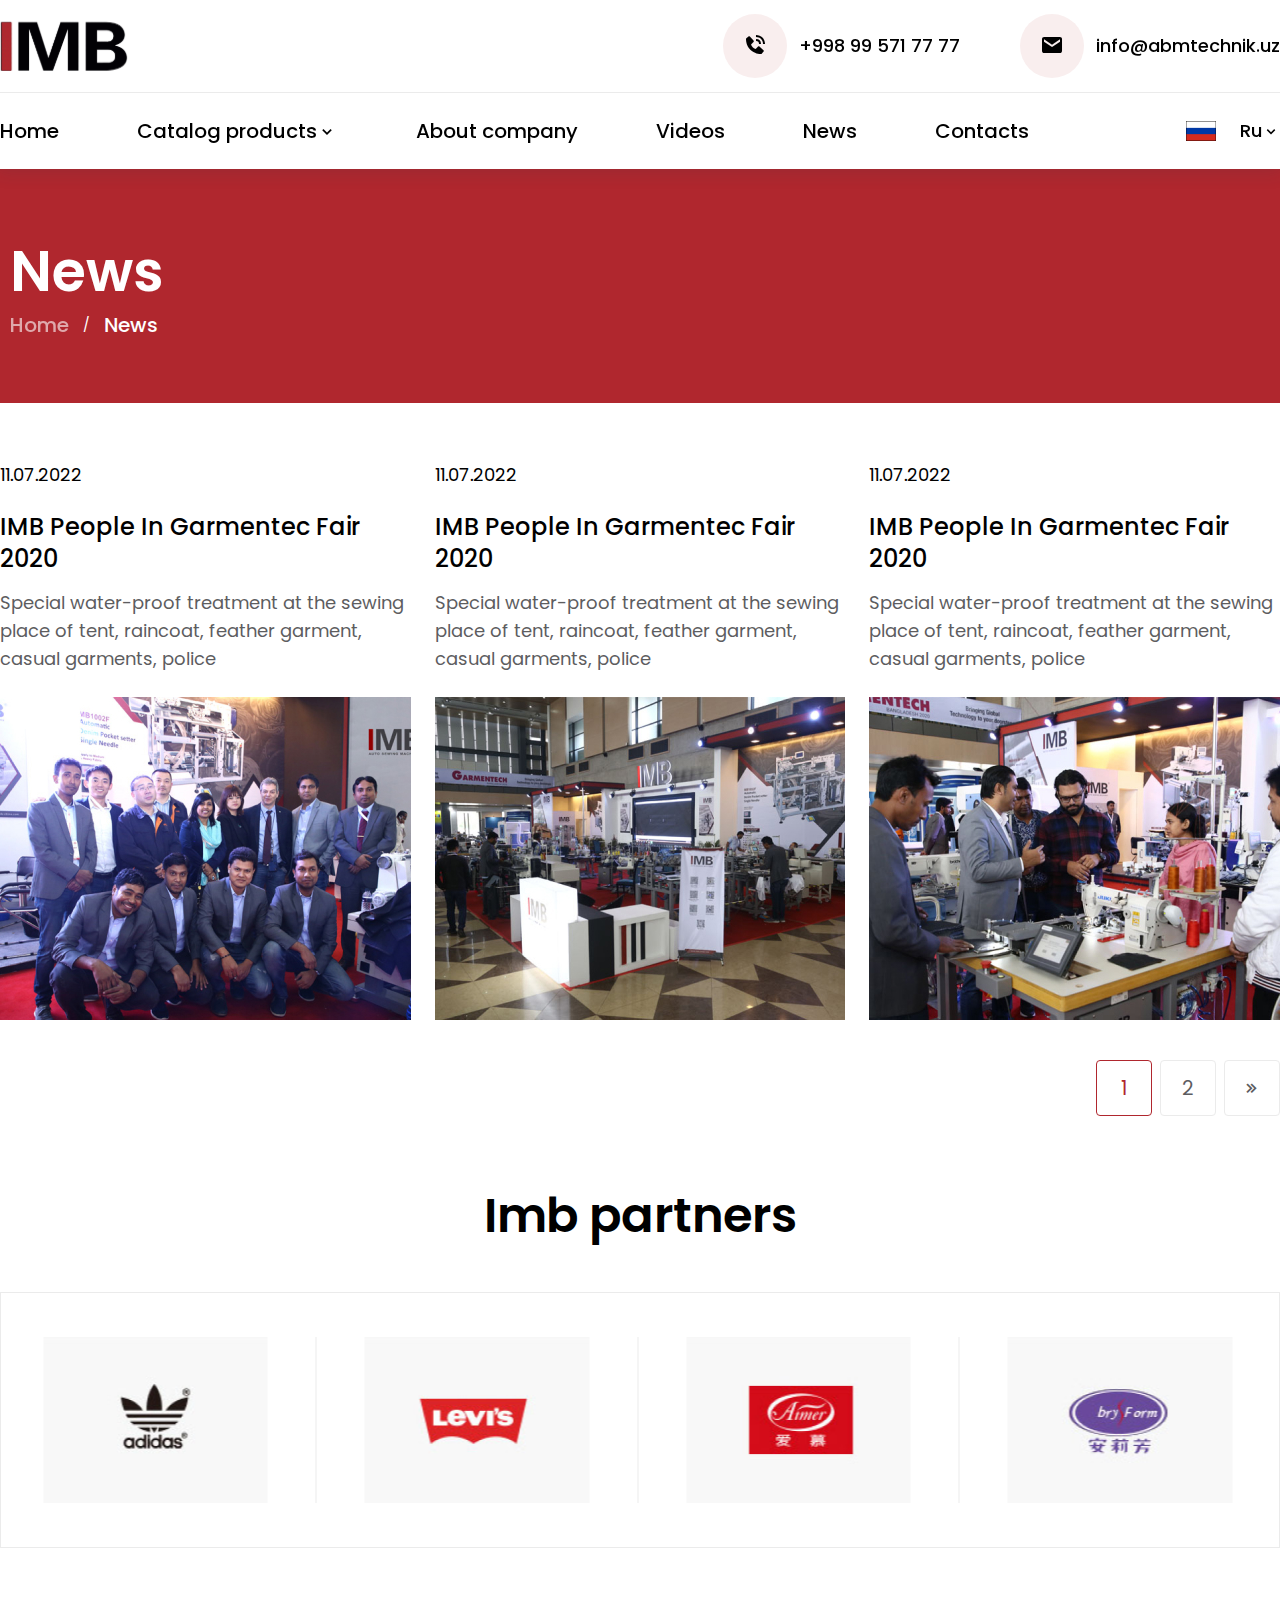
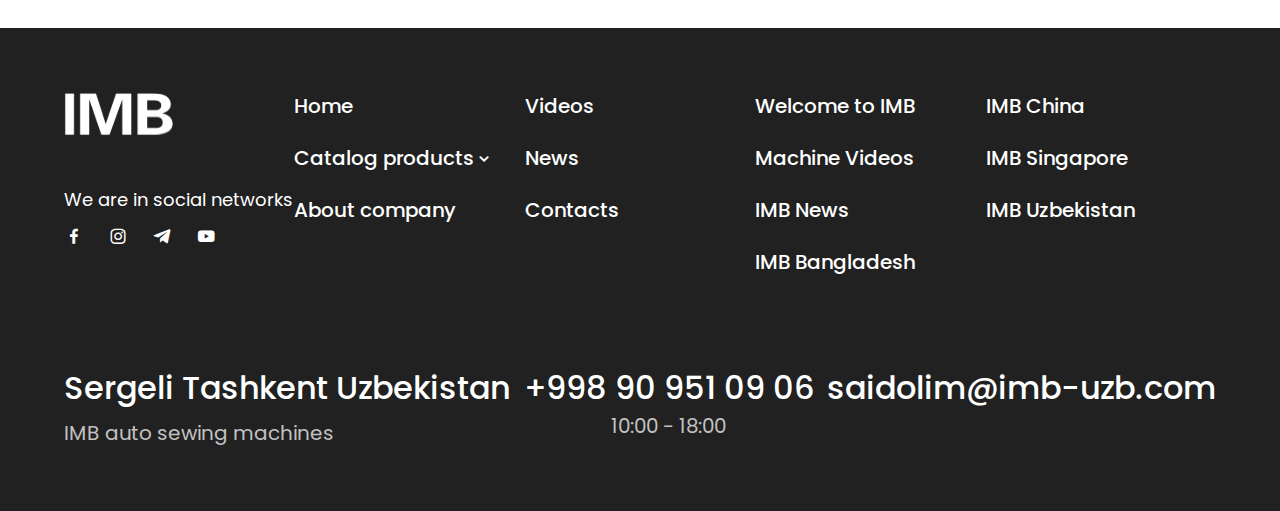
<file: news.html>
<!DOCTYPE html>
<html lang="en">
  <head>
    <meta charset="UTF-8" />
    <meta http-equiv="X-UA-Compatible" content="IE=edge" />
    <meta name="viewport" content="width=device-width, initial-scale=1.0" />
    <link
      href="https://cdn.jsdelivr.net/npm/bootstrap@5.2.0/dist/css/bootstrap.min.css"
      rel="stylesheet"
      integrity="sha384-gH2yIJqKdNHPEq0n4Mqa/HGKIhSkIHeL5AyhkYV8i59U5AR6csBvApHHNl/vI1Bx"
      crossorigin="anonymous"
    />
    <link
      rel="stylesheet"
      href="https://cdn.jsdelivr.net/npm/swiper@8/swiper-bundle.min.css"
    />
    <link
      rel="stylesheet"
      href="https://cdn.jsdelivr.net/npm/boxicons@latest/css/boxicons.min.css"
    />
    <link rel="stylesheet" href="./css/style.css" />
    <link rel="stylesheet" href="./css/base.css" />
    <title>IMB</title>
  </head>
  <body>
    <header>
      <nav class="nav" id="nav">
        <div class="container nav__container topper">
          <div class="nav__top">
            <div class="brand__wrap">
              <a href="index.html">
                <img
                  height="52"
                  width="128"
                  src="./img/logo/brand.svg"
                  class="brand"
                  alt=""
                />
              </a>
            </div>
            <div class="mobile__hide nav__flexer">
              <div class="nav__item">
                <div class="nav__icon">
                  <i class="bx bxs-phone-call"></i>
                </div>
                <a class="nav__item-link" href="tel:+998995717777"
                  >+998 99 571 77 77</a
                >
              </div>
              <div class="nav__item">
                <div class="nav__icon">
                  <i class="bx bxs-envelope"></i>
                </div>
                <a class="nav__item-link" href="mailto:info@abmtechnik.uz"
                  >info@abmtechnik.uz</a
                >
              </div>
            </div>
            <div class="burger">
              <button id="burger" class="burger__button">
                <p class="stick stick__1"></p>
                <p class="stick stick__2"></p>
                <p class="stick stick__3"></p>
              </button>
            </div>
          </div>
        </div>

        <div class="nav__bottom" id="links">
          <div class="container nav__container">
            <div class="nav__links">
              <a href="#" class="hidden__brand">
                <img
                  height="52"
                  width="128"
                  src="./img/logo/brand.svg"
                  class="brand"
                  alt=""
                />
              </a>
              <a href="index.html" class="nav__link nav__link-active">Home</a>
              <div class="dropdowner">
                <a href="catalog.html" class="nav__link"
                  >Catalog products <i class="bx bx-chevron-down"></i
                ></a>
                <div class="link__dropdown">
                  <ul>
                    <li class="dropdown__link">
                      <a href="product.html">Product 1</a>
                    </li>
                    <li class="dropdown__link">
                      <a href="product.html">Product 2</a>
                    </li>
                    <li class="dropdown__link">
                      <a href="product.html">Product 3</a>
                    </li>
                  </ul>
                </div>
              </div>
              <a href="about.html" class="nav__link">About company</a>
              <a href="videos.html" class="nav__link">Videos</a>
              <a href="news.html" class="nav__link">News</a>
              <a href="contacts.html" class="nav__link">Contacts</a>

              <div class="mobile__info">
                <div class="nav__item mobile__item">
                  <div class="nav__icon mobile__icon">
                    <i class="bx bxs-phone-call"></i>
                  </div>
                  <a class="nav__item-link" href="tel:+998995717777"
                    >+998 99 571 77 77</a
                  >
                </div>

                <div class="nav__item mobile__item">
                  <div class="nav__icon mobile__icon">
                    <i class="bx bxs-envelope"></i>
                  </div>
                  <a class="nav__item-link" href="mailto:info@abmtechnik.uz"
                    >info@abmtechnik.uz</a
                  >
                </div>
              </div>
              <div class="lang">
                <div class="current__lang lang__item">
                  <div class="lang__flag-wrapper">
                    <img class="lang__flag" src="./img/logo/rus.png" alt="" />
                  </div>
                  <p class="lang__txt">Ru <i class="bx bx-chevron-down"></i></p>
                </div>
                <div class="lang__drop">
                  <a href="#" class="next__lang lang__item">
                    <img src="./img/logo/uk.svg" alt="" />
                    <p class="lang__txt">Eng</p>
                  </a>
                </div>
              </div>
            </div>
            <div class="mobile__hide mobile__show nav__flexer">
              <div class="nav__item">
                <div class="nav__icon">
                  <i class="bx bxs-phone-call"></i>
                </div>
                <a class="nav__item-link" href="tel:+998995717777"
                  >+998 99 571 77 77</a
                >
              </div>
              <div class="nav__item">
                <div class="nav__icon">
                  <i class="bx bxs-envelope"></i>
                </div>
                <a class="nav__item-link" href="mailto:info@abmtechnik.uz"
                  >info@abmtechnik.uz</a
                >
              </div>
            </div>
          </div>
        </div>
      </nav>
    </header>

    <div class="site__top">
      <div class="nav__container">
        <h1 class="site__title">News</h1>
        <div class="crumbs">
          <a href="#" class="last__page">Home</a>
          <p>/</p>
          <p class="this__page">News</p>
        </div>
      </div>
    </div>

    <section class="products">
      <div class="container">
        <div class="prod__grid video__grid">
          <div class="news__card page__new">
            <a href="#">
              <div class="news__content">
                <p class="news__date">11.07.2022</p>
                <p class="news__title">IMB People In Garmentec Fair 2020</p>
                <p class="news__txt">
                  Special water-proof treatment at the sewing place of tent,
                  raincoat, feather garment, casual garments, police
                </p>
              </div>
              <div class="news__img">
                <img src="./img/news-1.jpg" alt="" class="news__pic" />
              </div>
            </a>
          </div>
          <div class="news__card page__new">
            <a href="#">
              <div class="news__content">
                <p class="news__date">11.07.2022</p>
                <p class="news__title">IMB People In Garmentec Fair 2020</p>
                <p class="news__txt">
                  Special water-proof treatment at the sewing place of tent,
                  raincoat, feather garment, casual garments, police
                </p>
              </div>
              <div class="news__img">
                <img src="./img/news-2.jpg" alt="" class="news__pic" />
              </div>
            </a>
          </div>
          <div class="news__card page__new">
            <a href="#">
              <div class="news__content">
                <p class="news__date">11.07.2022</p>
                <p class="news__title">IMB People In Garmentec Fair 2020</p>
                <p class="news__txt">
                  Special water-proof treatment at the sewing place of tent,
                  raincoat, feather garment, casual garments, police
                </p>
              </div>
              <div class="news__img">
                <img src="./img/news-3.jpg" alt="" class="news__pic" />
              </div>
            </a>
          </div>
        </div>
        <div class="pagination hormone">
          <button class="active">1</button>
          <button class="">2</button>
          <button class="">
            <i class="bx bx-chevrons-right"></i>
          </button>
        </div>
      </div>
    </section>

    <div class="home__partners">
      <div class="container">
        <h4 class="part__title sec__title">Imb partners</h4>
        <div class="swiper partSwiper">
          <div class="swiper-wrapper">
            <div class="swiper-slide">
              <div class="part__img">
                <img src="./img/logo/part-1.png" alt="" class="part__pic" />
              </div>
            </div>
            <div class="swiper-slide">
              <div class="part__img">
                <img src="./img/logo/part-2.png" alt="" class="part__pic" />
              </div>
            </div>
            <div class="swiper-slide">
              <div class="part__img">
                <img src="./img/logo/part-3.png" alt="" class="part__pic" />
              </div>
            </div>
            <div class="swiper-slide">
              <div class="part__img">
                <img src="./img/logo/part-4.png" alt="" class="part__pic" />
              </div>
            </div>
            <div class="swiper-slide">
              <div class="part__img">
                <img src="./img/logo/part-1.png" alt="" class="part__pic" />
              </div>
            </div>
          </div>
        </div>
      </div>
    </div>

    <footer class="footer">
      <div class="footer__container">
        <div class="footer__top">
          <div class="footer__item">
            <a href="#" class="footer__brand">
              <img
                src="./img/logo/brand-white.svg"
                alt=""
                class="footer__pic"
              />
            </a>
            <div class="footer__socs">
              <p class="soc__title">We are in social networks</p>
              <div class="socs">
                <div class="soc">
                  <a href="#">
                    <i class="bx bxl-facebook"></i>
                  </a>
                </div>
                <div class="soc">
                  <a href="#">
                    <i class="bx bxl-instagram"></i>
                  </a>
                </div>
                <div class="soc">
                  <a href="#">
                    <i class="bx bxl-telegram"></i>
                  </a>
                </div>
                <div class="soc">
                  <a href="#">
                    <i class="bx bxl-youtube"></i>
                  </a>
                </div>
              </div>
            </div>
          </div>
          <div class="footer__item">
            <ul>
              <li>
                <a href="#" class="footer__link"> Home </a>
              </li>
              <li>
                <div class="dropdowner">
                  <a href="catalog.html" class="nav__link footer__link"
                    >Catalog products <i class="bx bx-chevron-down"></i
                  ></a>
                  <div class="link__dropdown">
                    <ul>
                      <li class="dropdown__link">
                        <a href="product.html">Product 1</a>
                      </li>
                      <li class="dropdown__link">
                        <a href="product.html">Product 2</a>
                      </li>
                      <li class="dropdown__link">
                        <a href="product.html">Product 3</a>
                      </li>
                    </ul>
                  </div>
                </div>
              </li>
              <li>
                <a href="#" class="footer__link"> About company </a>
              </li>
            </ul>
          </div>
          <div class="footer__item">
            <ul>
              <li>
                <a href="#" class="footer__link"> Videos </a>
              </li>
              <li>
                <a href="#" class="footer__link"> News </a>
              </li>
              <li>
                <a href="#" class="footer__link"> Contacts </a>
              </li>
            </ul>
          </div>
          <div class="footer__item">
            <ul>
              <li>
                <a href="#" class="footer__link"> Welcome to IMB </a>
              </li>
              <li>
                <a href="#" class="footer__link"> Machine Videos </a>
              </li>
              <li>
                <a href="#" class="footer__link"> IMB News </a>
              </li>
              <li>
                <a href="#" class="footer__link"> IMB Bangladesh </a>
              </li>
            </ul>
          </div>
          <div class="footer__item">
            <ul>
              <li>
                <a href="#" class="footer__link"> IMB China </a>
              </li>
              <li>
                <a href="#" class="footer__link"> IMB Singapore </a>
              </li>
              <li>
                <a href="#" class="footer__link"> IMB Uzbekistan </a>
              </li>
            </ul>
          </div>
        </div>
        <div class="footer__bottom">
          <div class="bottom__item">
            <p class="bottom__title">Sergeli Tashkent Uzbekistan</p>
            <p class="bottom__sub">IMB auto sewing machines</p>
          </div>
          <div class="bottom__item center">
            <a class="bottom__title" href="tel:+998909510906"
              >+998 90 951 09 06</a
            >
            <p class="bottom__sub">10:00 - 18:00</p>
          </div>
          <div class="bottom__item end">
            <a class="bottom__title" href="mailto:saidolim@imb-uzb.com"
              >saidolim@imb-uzb.com</a
            >
          </div>
        </div>
      </div>
    </footer>

    <script
      src="https://cdn.jsdelivr.net/npm/bootstrap@5.2.0/dist/js/bootstrap.bundle.min.js"
      integrity="sha384-A3rJD856KowSb7dwlZdYEkO39Gagi7vIsF0jrRAoQmDKKtQBHUuLZ9AsSv4jD4Xa"
      crossorigin="anonymous"
    ></script>
    <script src="https://cdn.jsdelivr.net/npm/swiper@8/swiper-bundle.min.js"></script>
    <script src="./js/app.js"></script>
  </body>
</html>
</file>
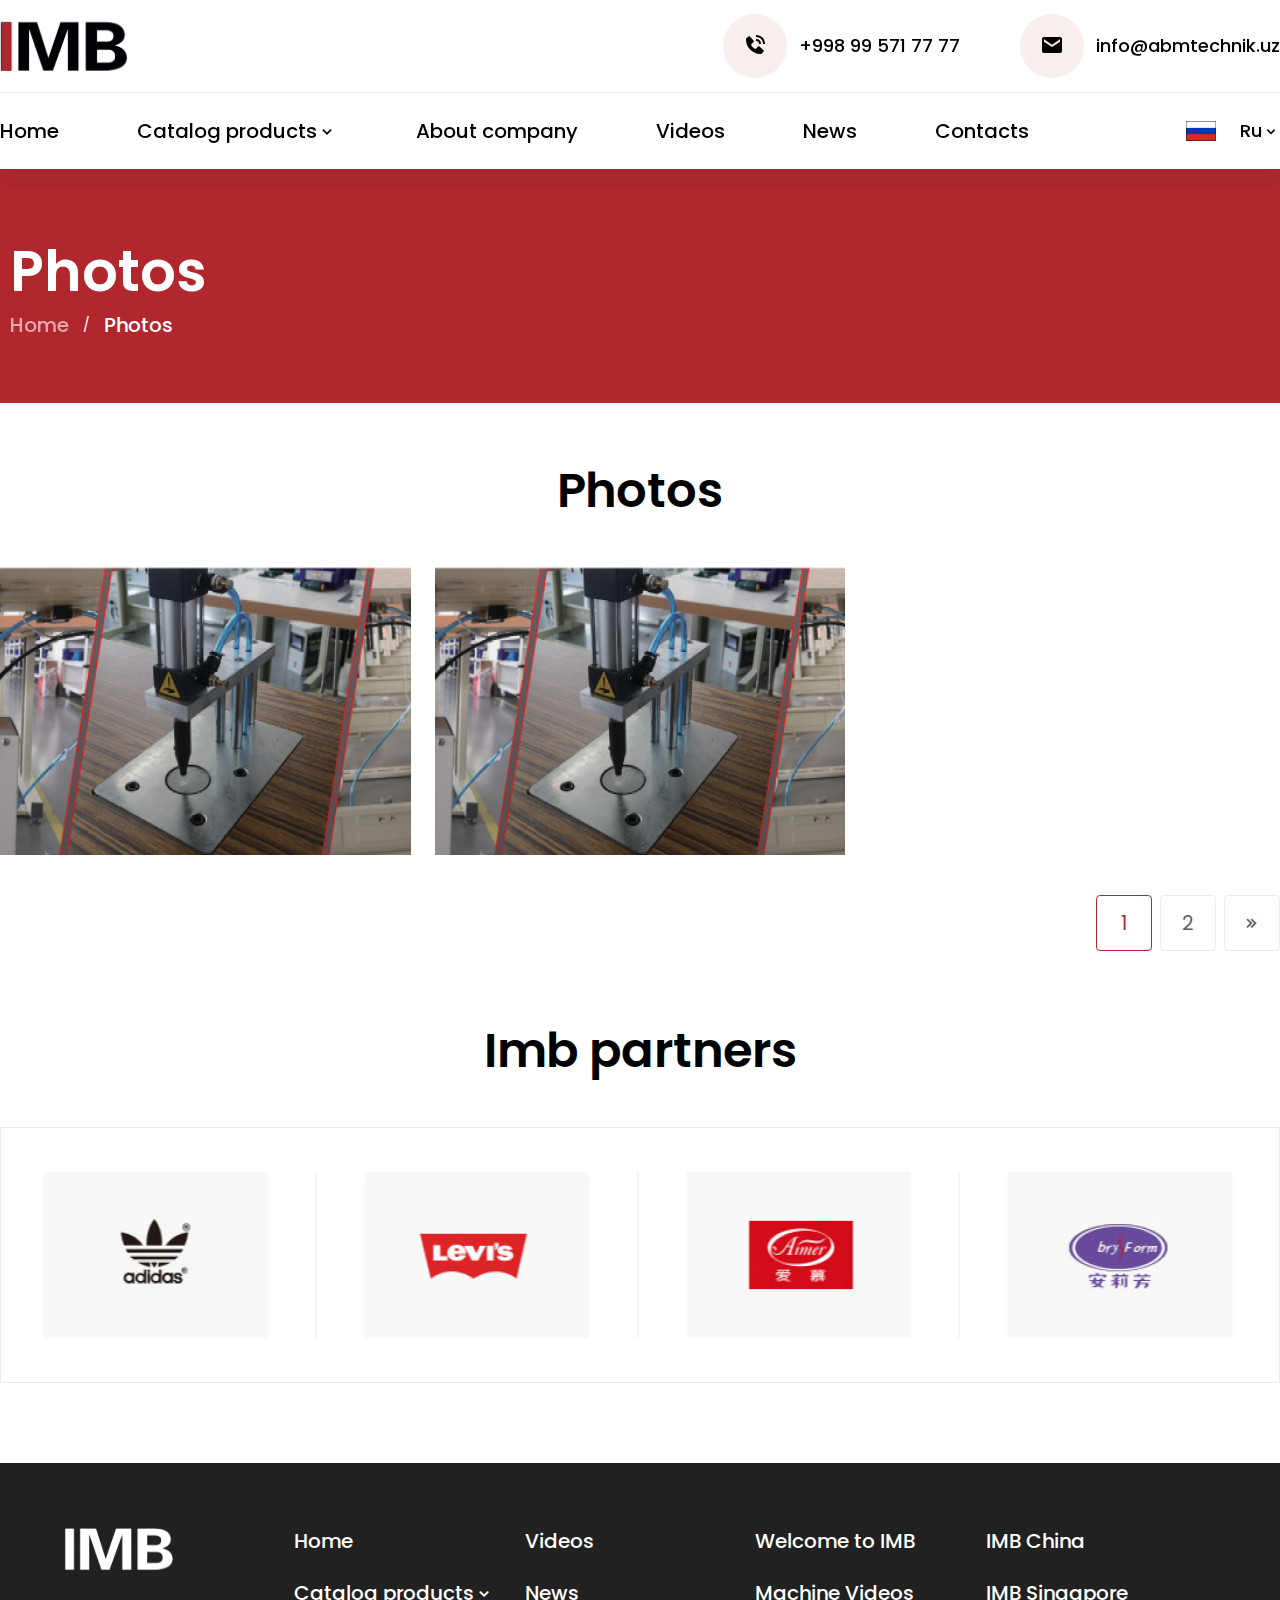
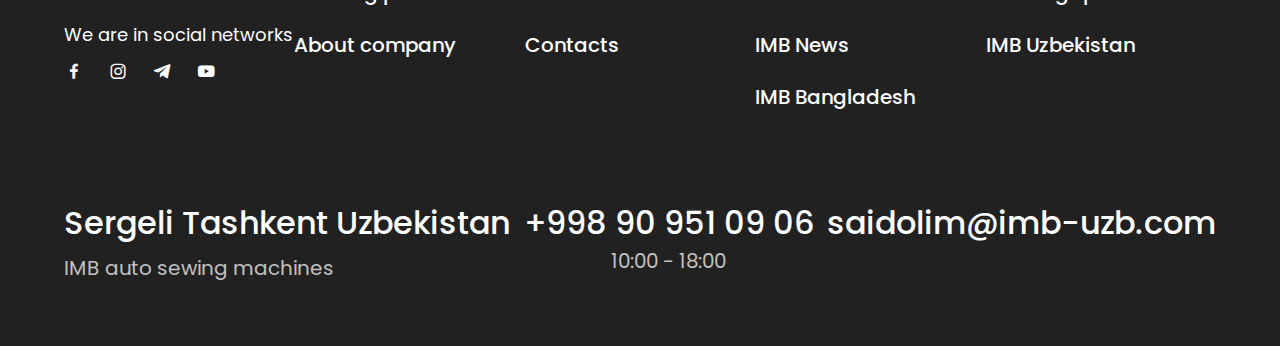
<file: photos.html>
<!DOCTYPE html>
<html lang="en">
  <head>
    <meta charset="UTF-8" />
    <meta http-equiv="X-UA-Compatible" content="IE=edge" />
    <meta name="viewport" content="width=device-width, initial-scale=1.0" />
    <link
      href="https://cdn.jsdelivr.net/npm/bootstrap@5.2.0/dist/css/bootstrap.min.css"
      rel="stylesheet"
      integrity="sha384-gH2yIJqKdNHPEq0n4Mqa/HGKIhSkIHeL5AyhkYV8i59U5AR6csBvApHHNl/vI1Bx"
      crossorigin="anonymous"
    />
    <link
      rel="stylesheet"
      href="https://cdn.jsdelivr.net/npm/swiper@8/swiper-bundle.min.css"
    />
    <link
      rel="stylesheet"
      href="https://cdn.jsdelivr.net/npm/boxicons@latest/css/boxicons.min.css"
    />
    <link rel="stylesheet" href="./css/style.css" />
    <link rel="stylesheet" href="./css/base.css" />
    <title>IMB</title>
  </head>
  <body>
    <header>
      <nav class="nav" id="nav">
        <div class="container nav__container topper">
          <div class="nav__top">
            <div class="brand__wrap">
              <a href="index.html">
                <img
                  height="52"
                  width="128"
                  src="./img/logo/brand.svg"
                  class="brand"
                  alt=""
                />
              </a>
            </div>
            <div class="mobile__hide nav__flexer">
              <div class="nav__item">
                <div class="nav__icon">
                  <i class="bx bxs-phone-call"></i>
                </div>
                <a class="nav__item-link" href="tel:+998995717777"
                  >+998 99 571 77 77</a
                >
              </div>
              <div class="nav__item">
                <div class="nav__icon">
                  <i class="bx bxs-envelope"></i>
                </div>
                <a class="nav__item-link" href="mailto:info@abmtechnik.uz"
                  >info@abmtechnik.uz</a
                >
              </div>
            </div>
            <div class="burger">
              <button id="burger" class="burger__button">
                <p class="stick stick__1"></p>
                <p class="stick stick__2"></p>
                <p class="stick stick__3"></p>
              </button>
            </div>
          </div>
        </div>

        <div class="nav__bottom" id="links">
          <div class="container nav__container">
            <div class="nav__links">
              <a href="#" class="hidden__brand">
                <img
                  height="52"
                  width="128"
                  src="./img/logo/brand.svg"
                  class="brand"
                  alt=""
                />
              </a>
              <a href="index.html" class="nav__link nav__link-active">Home</a>
              <div class="dropdowner">
                <a href="catalog.html" class="nav__link"
                  >Catalog products <i class="bx bx-chevron-down"></i
                ></a>
                <div class="link__dropdown">
                  <ul>
                    <li class="dropdown__link">
                      <a href="product.html">Product 1</a>
                    </li>
                    <li class="dropdown__link">
                      <a href="product.html">Product 2</a>
                    </li>
                    <li class="dropdown__link">
                      <a href="product.html">Product 3</a>
                    </li>
                  </ul>
                </div>
              </div>
              <a href="about.html" class="nav__link">About company</a>
              <a href="videos.html" class="nav__link">Videos</a>
              <a href="news.html" class="nav__link">News</a>
              <a href="contacts.html" class="nav__link">Contacts</a>

              <div class="mobile__info">
                <div class="nav__item mobile__item">
                  <div class="nav__icon mobile__icon">
                    <i class="bx bxs-phone-call"></i>
                  </div>
                  <a class="nav__item-link" href="tel:+998995717777"
                    >+998 99 571 77 77</a
                  >
                </div>

                <div class="nav__item mobile__item">
                  <div class="nav__icon mobile__icon">
                    <i class="bx bxs-envelope"></i>
                  </div>
                  <a class="nav__item-link" href="mailto:info@abmtechnik.uz"
                    >info@abmtechnik.uz</a
                  >
                </div>
              </div>
              <div class="lang">
                <div class="current__lang lang__item">
                  <div class="lang__flag-wrapper">
                    <img class="lang__flag" src="./img/logo/rus.png" alt="" />
                  </div>
                  <p class="lang__txt">Ru <i class="bx bx-chevron-down"></i></p>
                </div>
                <div class="lang__drop">
                  <a href="#" class="next__lang lang__item">
                    <img src="./img/logo/uk.svg" alt="" />
                    <p class="lang__txt">Eng</p>
                  </a>
                </div>
              </div>
            </div>
            <div class="mobile__hide mobile__show nav__flexer">
              <div class="nav__item">
                <div class="nav__icon">
                  <i class="bx bxs-phone-call"></i>
                </div>
                <a class="nav__item-link" href="tel:+998995717777"
                  >+998 99 571 77 77</a
                >
              </div>
              <div class="nav__item">
                <div class="nav__icon">
                  <i class="bx bxs-envelope"></i>
                </div>
                <a class="nav__item-link" href="mailto:info@abmtechnik.uz"
                  >info@abmtechnik.uz</a
                >
              </div>
            </div>
          </div>
        </div>
      </nav>
    </header>

    <div class="site__top">
      <div class="nav__container">
        <h1 class="site__title">Photos</h1>
        <div class="crumbs">
          <a href="#" class="last__page">Home</a>
          <p>/</p>
          <p class="this__page">Photos</p>
        </div>
      </div>
    </div>

    <section class="products">
      <div class="container">
        <h4 class="prod__title sec__title">Photos</h4>
        <div class="prod__grid video__grid">
          <div class="prod__card video__card gallery__card">
            <a data-fslightbox href="./img/video.jpg">
              <div class="prod__img gallery__img">
                <img src="./img/video.jpg" alt="" />
              </div>
            </a>
          </div>
          <div class="prod__card video__card gallery__card">
            <a data-fslightbox href="./img/video.jpg">
              <div class="prod__img gallery__img">
                <img src="./img/video.jpg" alt="" />
              </div>
            </a>
          </div>
        </div>
        <div class="pagination pt-4">
          <button class="active">1</button>
          <button class="">2</button>
          <button class="">
            <i class="bx bx-chevrons-right"></i>
          </button>
        </div>
      </div>
    </section>

    <div class="home__partners">
      <div class="container">
        <h4 class="part__title sec__title">Imb partners</h4>
        <div class="swiper partSwiper">
          <div class="swiper-wrapper">
            <div class="swiper-slide">
              <div class="part__img">
                <img src="./img/logo/part-1.png" alt="" class="part__pic" />
              </div>
            </div>
            <div class="swiper-slide">
              <div class="part__img">
                <img src="./img/logo/part-2.png" alt="" class="part__pic" />
              </div>
            </div>
            <div class="swiper-slide">
              <div class="part__img">
                <img src="./img/logo/part-3.png" alt="" class="part__pic" />
              </div>
            </div>
            <div class="swiper-slide">
              <div class="part__img">
                <img src="./img/logo/part-4.png" alt="" class="part__pic" />
              </div>
            </div>
            <div class="swiper-slide">
              <div class="part__img">
                <img src="./img/logo/part-1.png" alt="" class="part__pic" />
              </div>
            </div>
          </div>
        </div>
      </div>
    </div>

    <footer class="footer">
      <div class="footer__container">
        <div class="footer__top">
          <div class="footer__item">
            <a href="#" class="footer__brand">
              <img
                src="./img/logo/brand-white.svg"
                alt=""
                class="footer__pic"
              />
            </a>
            <div class="footer__socs">
              <p class="soc__title">We are in social networks</p>
              <div class="socs">
                <div class="soc">
                  <a href="#">
                    <i class="bx bxl-facebook"></i>
                  </a>
                </div>
                <div class="soc">
                  <a href="#">
                    <i class="bx bxl-instagram"></i>
                  </a>
                </div>
                <div class="soc">
                  <a href="#">
                    <i class="bx bxl-telegram"></i>
                  </a>
                </div>
                <div class="soc">
                  <a href="#">
                    <i class="bx bxl-youtube"></i>
                  </a>
                </div>
              </div>
            </div>
          </div>
          <div class="footer__item">
            <ul>
              <li>
                <a href="#" class="footer__link"> Home </a>
              </li>
              <li>
                <div class="dropdowner">
                  <a href="catalog.html" class="nav__link footer__link"
                    >Catalog products <i class="bx bx-chevron-down"></i
                  ></a>
                  <div class="link__dropdown">
                    <ul>
                      <li class="dropdown__link">
                        <a href="product.html">Product 1</a>
                      </li>
                      <li class="dropdown__link">
                        <a href="product.html">Product 2</a>
                      </li>
                      <li class="dropdown__link">
                        <a href="product.html">Product 3</a>
                      </li>
                    </ul>
                  </div>
                </div>
              </li>
              <li>
                <a href="#" class="footer__link"> About company </a>
              </li>
            </ul>
          </div>
          <div class="footer__item">
            <ul>
              <li>
                <a href="#" class="footer__link"> Videos </a>
              </li>
              <li>
                <a href="#" class="footer__link"> News </a>
              </li>
              <li>
                <a href="#" class="footer__link"> Contacts </a>
              </li>
            </ul>
          </div>
          <div class="footer__item">
            <ul>
              <li>
                <a href="#" class="footer__link"> Welcome to IMB </a>
              </li>
              <li>
                <a href="#" class="footer__link"> Machine Videos </a>
              </li>
              <li>
                <a href="#" class="footer__link"> IMB News </a>
              </li>
              <li>
                <a href="#" class="footer__link"> IMB Bangladesh </a>
              </li>
            </ul>
          </div>
          <div class="footer__item">
            <ul>
              <li>
                <a href="#" class="footer__link"> IMB China </a>
              </li>
              <li>
                <a href="#" class="footer__link"> IMB Singapore </a>
              </li>
              <li>
                <a href="#" class="footer__link"> IMB Uzbekistan </a>
              </li>
            </ul>
          </div>
        </div>
        <div class="footer__bottom">
          <div class="bottom__item">
            <p class="bottom__title">Sergeli Tashkent Uzbekistan</p>
            <p class="bottom__sub">IMB auto sewing machines</p>
          </div>
          <div class="bottom__item center">
            <a class="bottom__title" href="tel:+998909510906"
              >+998 90 951 09 06</a
            >
            <p class="bottom__sub">10:00 - 18:00</p>
          </div>
          <div class="bottom__item end">
            <a class="bottom__title" href="mailto:saidolim@imb-uzb.com"
              >saidolim@imb-uzb.com</a
            >
          </div>
        </div>
      </div>
    </footer>

    <script
      src="https://cdn.jsdelivr.net/npm/bootstrap@5.2.0/dist/js/bootstrap.bundle.min.js"
      integrity="sha384-A3rJD856KowSb7dwlZdYEkO39Gagi7vIsF0jrRAoQmDKKtQBHUuLZ9AsSv4jD4Xa"
      crossorigin="anonymous"
    ></script>
    <script src="https://cdn.jsdelivr.net/npm/swiper@8/swiper-bundle.min.js"></script>
    <script src="./js/fslightbox.js"></script>
    <script src="./js/app.js"></script>
  </body>
</html>
</file>
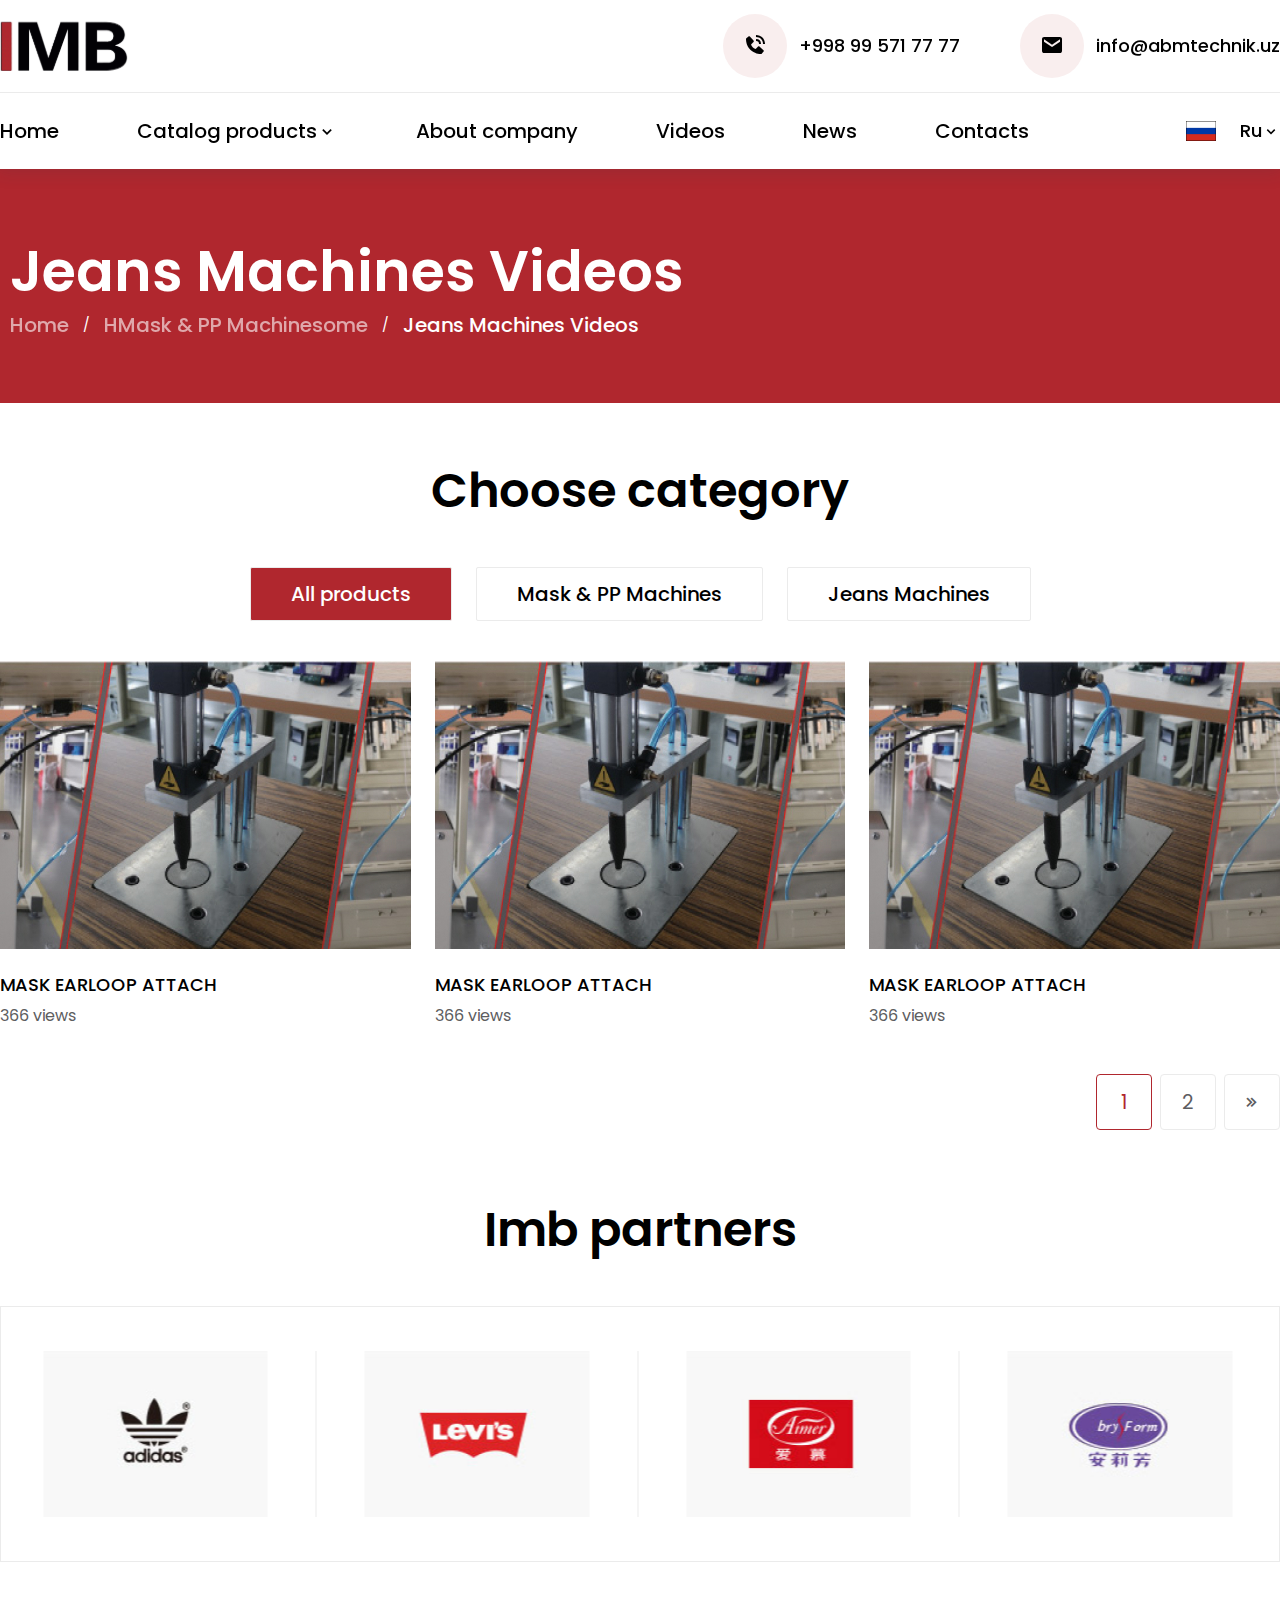
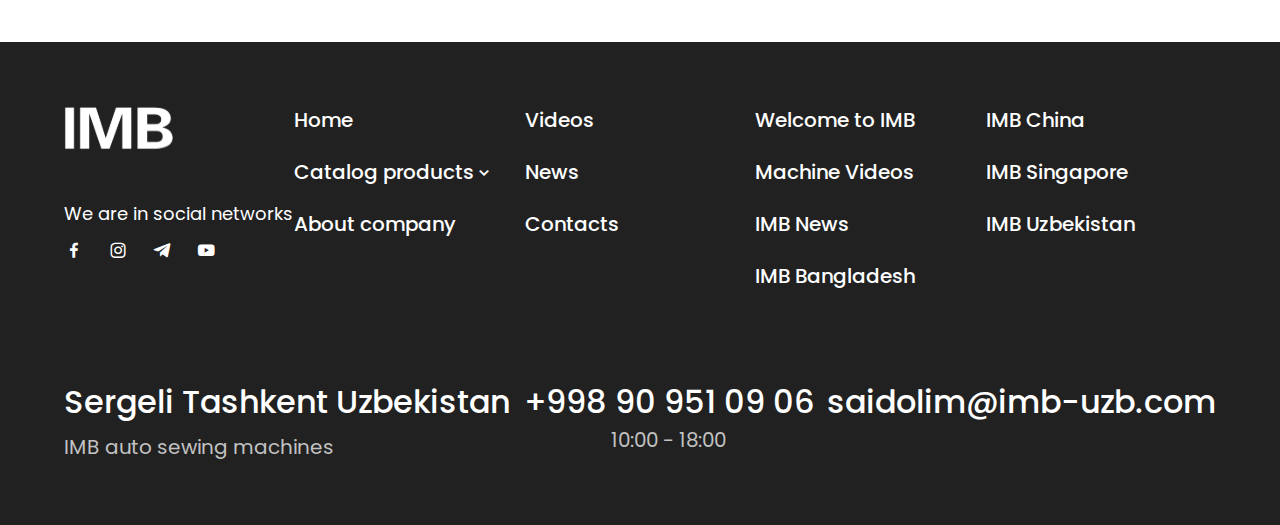
<file: videos.html>
<!DOCTYPE html>
<html lang="en">
  <head>
    <meta charset="UTF-8" />
    <meta http-equiv="X-UA-Compatible" content="IE=edge" />
    <meta name="viewport" content="width=device-width, initial-scale=1.0" />
    <link
      href="https://cdn.jsdelivr.net/npm/bootstrap@5.2.0/dist/css/bootstrap.min.css"
      rel="stylesheet"
      integrity="sha384-gH2yIJqKdNHPEq0n4Mqa/HGKIhSkIHeL5AyhkYV8i59U5AR6csBvApHHNl/vI1Bx"
      crossorigin="anonymous"
    />
    <link
      rel="stylesheet"
      href="https://cdn.jsdelivr.net/npm/swiper@8/swiper-bundle.min.css"
    />
    <link
      rel="stylesheet"
      href="https://cdn.jsdelivr.net/npm/boxicons@latest/css/boxicons.min.css"
    />
    <link rel="stylesheet" href="./css/style.css" />
    <link rel="stylesheet" href="./css/base.css" />
    <title>IMB</title>
  </head>
  <body>
    <header>
      <nav class="nav" id="nav">
        <div class="container nav__container topper">
          <div class="nav__top">
            <div class="brand__wrap">
              <a href="index.html">
                <img
                  height="52"
                  width="128"
                  src="./img/logo/brand.svg"
                  class="brand"
                  alt=""
                />
              </a>
            </div>
            <div class="mobile__hide nav__flexer">
              <div class="nav__item">
                <div class="nav__icon">
                  <i class="bx bxs-phone-call"></i>
                </div>
                <a class="nav__item-link" href="tel:+998995717777"
                  >+998 99 571 77 77</a
                >
              </div>
              <div class="nav__item">
                <div class="nav__icon">
                  <i class="bx bxs-envelope"></i>
                </div>
                <a class="nav__item-link" href="mailto:info@abmtechnik.uz"
                  >info@abmtechnik.uz</a
                >
              </div>
            </div>
            <div class="burger">
              <button id="burger" class="burger__button">
                <p class="stick stick__1"></p>
                <p class="stick stick__2"></p>
                <p class="stick stick__3"></p>
              </button>
            </div>
          </div>
        </div>

        <div class="nav__bottom" id="links">
          <div class="container nav__container">
            <div class="nav__links">
              <a href="#" class="hidden__brand">
                <img
                  height="52"
                  width="128"
                  src="./img/logo/brand.svg"
                  class="brand"
                  alt=""
                />
              </a>
              <a href="index.html" class="nav__link nav__link-active">Home</a>
              <div class="dropdowner">
                <a href="catalog.html" class="nav__link"
                  >Catalog products <i class="bx bx-chevron-down"></i
                ></a>
                <div class="link__dropdown">
                  <ul>
                    <li class="dropdown__link">
                      <a href="product.html">Product 1</a>
                    </li>
                    <li class="dropdown__link">
                      <a href="product.html">Product 2</a>
                    </li>
                    <li class="dropdown__link">
                      <a href="product.html">Product 3</a>
                    </li>
                  </ul>
                </div>
              </div>
              <a href="about.html" class="nav__link">About company</a>
              <a href="videos.html" class="nav__link">Videos</a>
              <a href="news.html" class="nav__link">News</a>
              <a href="contacts.html" class="nav__link">Contacts</a>

              <div class="mobile__info">
                <div class="nav__item mobile__item">
                  <div class="nav__icon mobile__icon">
                    <i class="bx bxs-phone-call"></i>
                  </div>
                  <a class="nav__item-link" href="tel:+998995717777"
                    >+998 99 571 77 77</a
                  >
                </div>

                <div class="nav__item mobile__item">
                  <div class="nav__icon mobile__icon">
                    <i class="bx bxs-envelope"></i>
                  </div>
                  <a class="nav__item-link" href="mailto:info@abmtechnik.uz"
                    >info@abmtechnik.uz</a
                  >
                </div>
              </div>
              <div class="lang">
                <div class="current__lang lang__item">
                  <div class="lang__flag-wrapper">
                    <img class="lang__flag" src="./img/logo/rus.png" alt="" />
                  </div>
                  <p class="lang__txt">Ru <i class="bx bx-chevron-down"></i></p>
                </div>
                <div class="lang__drop">
                  <a href="#" class="next__lang lang__item">
                    <img src="./img/logo/uk.svg" alt="" />
                    <p class="lang__txt">Eng</p>
                  </a>
                </div>
              </div>
            </div>
            <div class="mobile__hide mobile__show nav__flexer">
              <div class="nav__item">
                <div class="nav__icon">
                  <i class="bx bxs-phone-call"></i>
                </div>
                <a class="nav__item-link" href="tel:+998995717777"
                  >+998 99 571 77 77</a
                >
              </div>
              <div class="nav__item">
                <div class="nav__icon">
                  <i class="bx bxs-envelope"></i>
                </div>
                <a class="nav__item-link" href="mailto:info@abmtechnik.uz"
                  >info@abmtechnik.uz</a
                >
              </div>
            </div>
          </div>
        </div>
      </nav>
    </header>

    <div class="site__top">
      <div class="nav__container">
        <h1 class="site__title">Jeans Machines Videos</h1>
        <div class="crumbs">
          <a href="#" class="last__page">Home</a>
          <p>/</p>
          <a href="#" class="last__page">HMask & PP Machinesome</a>
          <p>/</p>
          <p class="this__page">Jeans Machines Videos</p>
        </div>
      </div>
    </div>

    <section class="products">
      <div class="container">
        <h4 class="prod__title sec__title">Choose category</h4>
        <div class="hero">
          <div class="btn__wrap">
            <p class="btn__txt">Choose category:</p>
            <button id="main" class="main__btn">
              All products <i class="bx bx-chevron-down"></i>
            </button>
          </div>
          <div class="buttons" id="least">
            <button data-target="#first" class="prod__btn active__tab">
              All products
            </button>
            <button data-target="#second" class="prod__btn">
              Mask & PP Machines
            </button>
            <button data-target="#third" class="prod__btn">
              Jeans Machines
            </button>
          </div>
        </div>
        <div
          data-content
          id="first"
          class="prod__grid video__grid active__tab tab__body"
        >
          <div class="prod__card video__card">
            <a href="#">
              <div class="prod__img">
                <img src="./img/video.jpg" alt="" />
              </div>
              <div class="prod__content">
                <p class="prod__model">366 views</p>
                <p class="prod__name">MASK EARLOOP ATTACH</p>
              </div>
            </a>
          </div>
          <div class="prod__card video__card">
            <a href="#">
              <div class="prod__img">
                <img src="./img/video.jpg" alt="" />
              </div>
              <div class="prod__content">
                <p class="prod__model">366 views</p>
                <p class="prod__name">MASK EARLOOP ATTACH</p>
              </div>
            </a>
          </div>
          <div class="prod__card video__card">
            <a href="#">
              <div class="prod__img">
                <img src="./img/video.jpg" alt="" />
              </div>
              <div class="prod__content">
                <p class="prod__model">366 views</p>
                <p class="prod__name">MASK EARLOOP ATTACH</p>
              </div>
            </a>
          </div>
        </div>
        <div data-content id="second" class="prod__grid video__grid tab__body">
          <div class="prod__card video__card">
            <a href="#">
              <div class="prod__img">
                <img src="./img/video.jpg" alt="" />
              </div>
              <div class="prod__content">
                <p class="prod__model">366 views</p>
                <p class="prod__name">MASK EARLOOP ATTACH</p>
              </div>
            </a>
          </div>
          <div class="prod__card video__card">
            <a href="#">
              <div class="prod__img">
                <img src="./img/video.jpg" alt="" />
              </div>
              <div class="prod__content">
                <p class="prod__model">366 views</p>
                <p class="prod__name">MASK EARLOOP ATTACH</p>
              </div>
            </a>
          </div>
        </div>
        <div data-content id="third" class="prod__grid video__grid tab__body">
          <div class="prod__card video__card">
            <a href="#">
              <div class="prod__img">
                <img src="./img/video.jpg" alt="" />
              </div>
              <div class="prod__content">
                <p class="prod__model">366 views</p>
                <p class="prod__name">MASK EARLOOP ATTACH</p>
              </div>
            </a>
          </div>
        </div>
        <div class="pagination">
          <button class="active">1</button>
          <button class="">2</button>
          <button class="">
            <i class="bx bx-chevrons-right"></i>
          </button>
        </div>
      </div>
    </section>

    <div class="home__partners">
      <div class="container">
        <h4 class="part__title sec__title">Imb partners</h4>
        <div class="swiper partSwiper">
          <div class="swiper-wrapper">
            <div class="swiper-slide">
              <div class="part__img">
                <img src="./img/logo/part-1.png" alt="" class="part__pic" />
              </div>
            </div>
            <div class="swiper-slide">
              <div class="part__img">
                <img src="./img/logo/part-2.png" alt="" class="part__pic" />
              </div>
            </div>
            <div class="swiper-slide">
              <div class="part__img">
                <img src="./img/logo/part-3.png" alt="" class="part__pic" />
              </div>
            </div>
            <div class="swiper-slide">
              <div class="part__img">
                <img src="./img/logo/part-4.png" alt="" class="part__pic" />
              </div>
            </div>
            <div class="swiper-slide">
              <div class="part__img">
                <img src="./img/logo/part-1.png" alt="" class="part__pic" />
              </div>
            </div>
          </div>
        </div>
      </div>
    </div>

    <footer class="footer">
      <div class="footer__container">
        <div class="footer__top">
          <div class="footer__item">
            <a href="#" class="footer__brand">
              <img
                src="./img/logo/brand-white.svg"
                alt=""
                class="footer__pic"
              />
            </a>
            <div class="footer__socs">
              <p class="soc__title">We are in social networks</p>
              <div class="socs">
                <div class="soc">
                  <a href="#">
                    <i class="bx bxl-facebook"></i>
                  </a>
                </div>
                <div class="soc">
                  <a href="#">
                    <i class="bx bxl-instagram"></i>
                  </a>
                </div>
                <div class="soc">
                  <a href="#">
                    <i class="bx bxl-telegram"></i>
                  </a>
                </div>
                <div class="soc">
                  <a href="#">
                    <i class="bx bxl-youtube"></i>
                  </a>
                </div>
              </div>
            </div>
          </div>
          <div class="footer__item">
            <ul>
              <li>
                <a href="#" class="footer__link"> Home </a>
              </li>
              <li>
                <div class="dropdowner">
                  <a href="catalog.html" class="nav__link footer__link"
                    >Catalog products <i class="bx bx-chevron-down"></i
                  ></a>
                  <div class="link__dropdown">
                    <ul>
                      <li class="dropdown__link">
                        <a href="product.html">Product 1</a>
                      </li>
                      <li class="dropdown__link">
                        <a href="product.html">Product 2</a>
                      </li>
                      <li class="dropdown__link">
                        <a href="product.html">Product 3</a>
                      </li>
                    </ul>
                  </div>
                </div>
              </li>
              <li>
                <a href="#" class="footer__link"> About company </a>
              </li>
            </ul>
          </div>
          <div class="footer__item">
            <ul>
              <li>
                <a href="#" class="footer__link"> Videos </a>
              </li>
              <li>
                <a href="#" class="footer__link"> News </a>
              </li>
              <li>
                <a href="#" class="footer__link"> Contacts </a>
              </li>
            </ul>
          </div>
          <div class="footer__item">
            <ul>
              <li>
                <a href="#" class="footer__link"> Welcome to IMB </a>
              </li>
              <li>
                <a href="#" class="footer__link"> Machine Videos </a>
              </li>
              <li>
                <a href="#" class="footer__link"> IMB News </a>
              </li>
              <li>
                <a href="#" class="footer__link"> IMB Bangladesh </a>
              </li>
            </ul>
          </div>
          <div class="footer__item">
            <ul>
              <li>
                <a href="#" class="footer__link"> IMB China </a>
              </li>
              <li>
                <a href="#" class="footer__link"> IMB Singapore </a>
              </li>
              <li>
                <a href="#" class="footer__link"> IMB Uzbekistan </a>
              </li>
            </ul>
          </div>
        </div>
        <div class="footer__bottom">
          <div class="bottom__item">
            <p class="bottom__title">Sergeli Tashkent Uzbekistan</p>
            <p class="bottom__sub">IMB auto sewing machines</p>
          </div>
          <div class="bottom__item center">
            <a class="bottom__title" href="tel:+998909510906"
              >+998 90 951 09 06</a
            >
            <p class="bottom__sub">10:00 - 18:00</p>
          </div>
          <div class="bottom__item end">
            <a class="bottom__title" href="mailto:saidolim@imb-uzb.com"
              >saidolim@imb-uzb.com</a
            >
          </div>
        </div>
      </div>
    </footer>

    <script
      src="https://cdn.jsdelivr.net/npm/bootstrap@5.2.0/dist/js/bootstrap.bundle.min.js"
      integrity="sha384-A3rJD856KowSb7dwlZdYEkO39Gagi7vIsF0jrRAoQmDKKtQBHUuLZ9AsSv4jD4Xa"
      crossorigin="anonymous"
    ></script>
    <script src="https://cdn.jsdelivr.net/npm/swiper@8/swiper-bundle.min.js"></script>
    <script src="./js/app.js"></script>
  </body>
</html>
</file>
<file: css/style.css>
.nav {
  background: white;
  z-index: 9999;
  position: fixed;
  width: 100%;
  top: 0;
  left: 0;
  -webkit-box-shadow: 0px 0px 17px 3px rgba(34, 60, 80, 0.15);
  -moz-box-shadow: 0px 0px 17px 3px rgba(34, 60, 80, 0.15);
  box-shadow: 0px 0px 17px 3px rgba(34, 60, 80, 0.15);
}
.nav__container {
  max-width: 1712px;
  margin: 0 auto;
}
.topper {
  border-bottom: 1px solid var(--border);
}
.nav__top {
  padding: 1rem 0;
  align-items: center;
  transition: 0.5s;
  display: flex;
  align-items: center;
  justify-content: space-between;
}
.lang img {
  width: 100%;
  height: 20px;
  object-fit: contain;
}
.nav__item {
  display: flex;
  align-items: center;
  gap: 12px;
}
.nav__icon {
  font-size: 24px;
  padding: 20px;
  background: var(--light-red);
  display: flex;
  align-items: center;
  justify-content: center;
  border-radius: 50%;
  color: var(--blue);
}
.nav__txt {
  font-weight: 500;
  font-size: 18px;
  line-height: 24px;
}
.nav__item-link {
  font-weight: 500;
  font-size: 18px;
  line-height: 24px;
  color: var(--blue);
  text-decoration: none;
  transition: 0.3s;
}
.lang {
  position: relative;
}
.lang__item,
.lang__txt {
  display: flex;
  align-items: center;
}
.lang__item {
  gap: 24px;
  cursor: pointer;
}
.lang__drop {
  transition: 0.3s;
  opacity: 0;
  visibility: hidden;
  position: absolute;
  top: 30px;
  left: -15px;
  background: var(--light-grey);
  padding: 1rem;
  border-radius: 4px;
}
.lang__drop a {
  color: var(--blue);
  text-decoration: none;
}
.lang__flag-wrapper {
  position: relative;
}
/* .lang__flag-wrapper::after {
    content: "";
    position: absolute;
    top: 50%;
    left: 50%;
    transform: translate(-50%, -50%);
    width: 64px;
    height: 64px;
    background: var(--light-grey);
    border-radius: 50%;
    z-index: -1;
  } */
.lang__txt {
  font-weight: 500;
  font-size: 18px;
  line-height: 24px;
  margin-bottom: 0;
}
.next__lang {
  transition: 0.3s;
}
.lang:hover .lang__drop {
  opacity: 1;
  visibility: visible;
  height: initial;
}
.lang i {
  transition: 0.3s;
}
.lang:hover i {
  transform: rotate(180deg);
}
.nav__bottom {
  width: 100%;
  padding: 24px 0;
  transition: 0.5s;
  background: white;
  z-index: 999;
}
.nav__flexer {
  display: flex;
  align-items: center;
  gap: 60px;
}
.nav__links {
  display: flex;
  align-items: center;
  justify-content: space-between;
}
.nav__link {
  font-weight: 500;
  font-size: 20px;
  line-height: 28px;
  color: black;
  text-decoration: none;
  transition: 0.3s;
}
.nav__link:hover,
.nav__link-active {
  color: var(--blue);
}
.dropdowner {
  position: relative;
}
.link__dropdown {
  position: absolute;
  top: 30px;
  left: 0;
  opacity: 0;
  visibility: hidden;
  transition: 0.3s;
  background: var(--light-grey);
  padding: 1rem;
  width: 100%;
  z-index: 9;
  border-radius: 4px;
}
.link__dropdown ul {
  padding: 0;
  margin: 0;
  display: flex;
  flex-direction: column;
  gap: 1rem;
}
.dropdown__link a {
  font-weight: 500;
  font-size: 18px;
  line-height: 28px;
  color: black;
  text-decoration: none;
  transition: 0.3s;
}
.dropdown__link a:hover,
.nav__item-link:hover,
.next__lang:hover {
  color: var(--blue);
}
.dropdowner:hover .link__dropdown {
  opacity: 1;
  visibility: visible;
}
.dropdowner i {
  transition: 0.3s;
}
.dropdowner:hover i {
  transform: rotate(180deg);
}
.dropdowner a {
  display: flex;
  align-items: center;
}
.scroll-header .nav__bottom {
  position: fixed;
  top: 0;
  left: 0;
  width: 100%;
  background: white;
  -webkit-box-shadow: 0px 0px 7px 0px rgba(34, 60, 80, 0.17);
  -moz-box-shadow: 0px 0px 7px 0px rgba(34, 60, 80, 0.17);
  box-shadow: 0px 0px 7px 0px rgba(34, 60, 80, 0.17);
}
.hidden__brand {
  display: none;
}
.scroll-header .hidden__brand {
  display: block;
}
.nav__top {
  justify-content: space-between;
  align-items: center;
}
.burger {
  justify-content: flex-end;
  display: none;
  width: 20% !important;
  position: relative;
}
.burger__button {
  display: flex;
  flex-direction: column;
  gap: 8px;
  background: transparent;
}
.stick {
  width: 30px;
  height: 2px;
  background: black;
}
.stick__1,
.stick__3 {
  transition: 0.3s;
}
.mobile__info {
  /* display: none; */
}
.mobile__item {
  display: none;
}

/* HOME */
.home {
  padding-top: 120px;
  background: url(../img/homee.jpg) center no-repeat;
  background-size: cover;
  height: 900px;
  width: 100%;
  color: white;
}
.home .container {
  display: flex;
  justify-content: center;
  flex-direction: column;
  text-align: center;
  height: 100%;
}
.home__sup {
  font-weight: 500;
  font-size: 18px;
  line-height: 28px;
  margin-bottom: 24px;
}
.home__title {
  font-weight: 600;
  font-size: 64px;
  line-height: 72px;
  margin-bottom: 24px;
  text-transform: uppercase;
}
.home__sub {
  font-weight: 400;
  font-size: 18px;
  line-height: 28px;
  max-width: 700px;
  margin: 0 auto 32px auto;
}
.home__button {
  background: var(--red);
  padding: 20px 0;
  width: 260px;
  font-weight: 500;
  font-size: 18px;
  line-height: 24px;
  color: white;
}
.home__btn {
  display: flex;
  justify-content: center;
}
/* about */
.about__title {
  font-weight: 600;
  font-size: 48px;
  line-height: 56px;
  margin-bottom: 32px;
}
.about__content {
  padding-left: 32px;
  border-left: 2px solid var(--red);
  margin-bottom: 40px;
}
.about__subtitle {
  font-weight: 500;
  font-size: 24px;
  line-height: 32px;
  margin-bottom: 1rem;
}
.about__txt {
  font-weight: 400;
  font-size: 18px;
  line-height: 28px;
}
.about__btn {
  padding: 20px 90px;
  background: transparent;
  border: 1px solid var(--red);
  border-radius: 0;
  font-weight: 500;
  font-size: 18px;
  line-height: 24px;
  color: var(--red);
}
.about__item {
  display: flex;
  align-items: flex-start;
  margin-bottom: 50px;
  gap: 20px;
}
.item__title {
  font-weight: 500;
  font-size: 24px;
  line-height: 32px;
  margin-bottom: 1rem;
}
.item__txt {
  font-weight: 400;
  font-size: 18px;
  line-height: 28px;
}
.prod__btn {
  padding: 1rem 40px;
  font-weight: 500;
  font-size: 20px;
  line-height: 24px;
  border: 1px solid var(--border);
  background: transparent;
  transition: 0.3s;
  border-radius: 2px;
}
.products .buttons {
  display: flex;
  justify-content: center;
  gap: 24px;
  flex-wrap: wrap;
}
.prod__grid {
  display: grid;
  grid-template-columns: repeat(4, 1fr);
  gap: 24px;
}
.prod__card {
  border: 1px solid var(--border);
  text-align: center;
  padding-bottom: 56px;
  border-radius: 4px;
  transition: 0.3s;
}
.prod__card:hover {
  border-color: var(--red);
}
.prod__img {
  margin-bottom: 24px;
}
.prod__pic {
  width: 100%;
  height: 300px;
  object-fit: contain;
}
.prod__model {
  font-weight: 400;
  font-size: 16px;
  line-height: 24px;
  color: var(--dark-grey);
  margin-bottom: 6px;
}
.prod__name {
  font-weight: 500;
  font-size: 18px;
  line-height: 24px;
  color: black;
}
.newsSwiper {
  overflow: visible;
}
.news__pic {
  width: 100%;
  height: 323px;
  object-fit: cover;
}
.news__card {
  padding-right: 20px;
  border-right: 1px solid var(--border);
}
/* .news__card:last-child {
  border-right: none;
  padding-right: 0;
} */
.news__card a {
  color: black;
}
.news__date {
  font-weight: 400;
  font-size: 18px;
  line-height: 24px;
  margin-bottom: 24px;
}
.news__title {
  font-weight: 500;
  font-size: 24px;
  line-height: 32px;
  margin-bottom: 1rem;
}
.news__txt {
  font-weight: 400;
  font-size: 18px;
  line-height: 28px;
  margin-bottom: 24px;
  color: var(--dark-grey);
}
.part__pic {
  width: 100%;
  height: 166px;
  object-fit: cover;
}
.home__partners {
  padding-bottom: 80px;
}
.partSwiper {
  border: 1px solid var(--border);
  padding: 44px 0px 44px 40px;
}
.partSwiper .swiper-slide {
  border-right: 1px solid var(--border);
  padding-right: 48px;
  transform: translateX(2px);
}
.footer {
  background: var(--black);
  padding: 64px 0;
  color: white;
}
.footer__container {
  max-width: 90%;
  margin: 0 auto;
}
.footer__top {
  display: grid;
  grid-template-columns: repeat(5, 1fr);
  margin-bottom: 64px;
}
.news {
  overflow-x: hidden;
}
.footer__brand {
  margin-bottom: 52px !important;
  display: block;
}
.socs {
  display: flex;
  align-items: center;
  gap: 24px;
}
.soc a {
  font-size: 20px;
  color: white;
}
.footer__link {
  font-weight: 500;
  font-size: 20px;
  line-height: 28px;
  color: white;
  display: block;
  margin-bottom: 24px;
  transition: 0.3s;
}
.footer__link:hover {
  color: var(--red);
}
.soc__title {
  font-weight: 400;
  font-size: 18px;
  line-height: 24px;
  margin-bottom: 1rem;
}
.footer .dropdown__link:hover {
  color: black;
}
.footer__bottom {
  display: grid;
  grid-template-columns: repeat(3, 1fr);
  justify-content: space-between;
}
.bottom__title {
  font-weight: 500;
  font-size: 32px;
  line-height: 48px;
  margin-bottom: 0.5rem;
  color: white;
  white-space: nowrap;
  transition: 0.3s;
}
.bottom__title:hover {
  color: var(--red);
}
.bottom__sub {
  font-weight: 400;
  font-size: 20px;
  line-height: 28px;
  color: #c2c2c3;
}
.center {
  text-align: center;
}
.end {
  text-align: end;
}
.news__button {
  padding-top: 56px;
  text-align: center;
  display: flex;
  align-items: center;
  justify-content: center;
}
.news__link {
  padding: 20px 120px;
  background: var(--red);
  color: white;
  font-weight: 500;
  font-size: 22px;
  line-height: 32px;
}
.news__link:hover {
  color: white;
}
.site__top {
  padding: 240px 0 64px 0;
  background: var(--red);
  color: white;
}
.site__top .nav__container {
  padding: 0 0.7rem;
}
.site__title {
  font-weight: 600;
  font-size: 56px;
  line-height: 64px;
  margin-bottom: 0.5rem;
}
.crumbs {
  display: flex;
  align-items: center;
  gap: 1rem;
}
.last__page,
.this__page {
  font-weight: 500;
  font-size: 20px;
  line-height: 28px;
  color: white;
  display: block;
  margin: 0;
}
.last__page {
  opacity: 0.6;
}
.last__page:hover {
  color: white;
}
.cat__list {
  padding: 24px;
  background: var(--light);
}
.list__title {
  font-weight: 600;
  font-size: 24px;
  line-height: 32px;
  margin-bottom: 32px;
}
.cat__link {
  font-weight: 400;
  font-size: 18px;
  line-height: 28px;
  color: var(--dark-grey);
  white-space: nowrap;
  margin-bottom: 20px;
  display: block;
  transition: 0.3s;
}
.cat__link.active {
  color: var(--red);
  font-weight: 500;
}
.cat__link:hover {
  color: var(--red);
}
.cat__list ul {
  padding: 0;
}
.cat__header {
  display: flex;
  align-items: center;
  justify-content: space-between;
  margin-bottom: 24px;
}
.search__input {
  background: var(--light);
  padding: 20px;
  font-weight: 400;
  font-size: 18px;
  line-height: 24px;
  font-style: italic;
  color: var(--dark-grey);
  height: 64px;
}
.search__btn {
  width: 100px;
  height: 64px;
  margin-left: -5px;
  background: var(--red);
  color: white;
  font-size: 20px;
  transform: translateY(2px);
}
.sort {
  display: flex;
  align-items: center;
  gap: 1rem;
}
#sort {
  height: 64px;
  background: var(--light-grey);
  padding: 20px;
  width: 300px;
}
.change__buttons {
  display: flex;
  align-items: center;
  gap: 1rem;
}
.list__button,
.grid__button {
  font-size: 28px;
  background: transparent;
}
.change__buttons .active {
  color: var(--red);
}
.cat__items .prod__card {
  transition: none;
}
.cat__items.type__grid {
  display: grid;
  grid-template-columns: repeat(3, 1fr);
  gap: 24px;
}
.type__grid .prod__info,
.type__grid .prod__link {
  display: none;
}
.pagination {
  padding-top: 40px;
  display: flex;
  justify-content: flex-end;
  text-align: end;
  gap: 8px;
}
.pagination button {
  font-weight: 400;
  font-size: 20px;
  line-height: 28px;
  width: 56px;
  height: 56px;
  display: flex;
  align-items: center;
  justify-content: center;
  background: transparent;
  border-radius: 4px;
  border: 1px solid var(--border);
  color: var(--dark-grey);
}
.pagination button.active {
  border-color: var(--red);
  color: var(--red);
}
.prod__img img {
  width: 100%;
  height: 260px;
  object-fit: contain;
}
.type__list .prod__card {
  text-align: start;
  padding: 24px;
  margin-bottom: 24px;
}
.type__list .prod__card a {
  display: flex;
  align-items: center;
  gap: 24px;
}
.type__list .prod__img img {
  height: 240px;
  width: 305px;
}
.type__list .prod__name {
  margin-bottom: 1rem;
  font-weight: 500;
  font-size: 24px;
  line-height: 32px;
}
.prod__info {
  color: black;
}
.info__title {
  font-weight: 500;
  font-size: 16px;
  line-height: 24px;
  margin-bottom: 0.5rem;
  text-transform: capitalize;
}
.info__txt {
  font-weight: 400;
  font-size: 16px;
  line-height: 24px;
  margin-bottom: 54px;
}
.type__list .prod__head {
  display: flex;
  flex-direction: column-reverse;
}
.prod__link {
  font-weight: 500;
  font-size: 18px;
  line-height: 26px;
  display: flex;
  align-items: center;
  gap: 10px;
  color: var(--red);
}
.sliders {
  display: flex;
}
.face__title {
  font-weight: 500;
  font-size: 32px;
  line-height: 40px;
  margin-bottom: 20px;
}
.face__model {
  font-weight: 500;
  font-size: 24px;
  line-height: 32px;
  color: var(--red);
  margin-bottom: 32px;
}
.face__info-title {
  font-weight: 500;
  font-size: 20px;
  line-height: 28px;
}
.face__info-sub {
  font-weight: 400;
  font-size: 18px;
  line-height: 24px;
}
.face__info {
  margin-bottom: 24px;
}
.otherSwiper {
  height: 100%;
  margin-bottom: 60px;
}
.inner__video {
  max-width: 950px;
  margin: 0 auto;
}
.body__list {
  padding: 24px;
  background: var(--light);
  border-radius: 4px;
}
.body__item {
  display: flex;
  align-items: flex-start;
  gap: 12px;
  margin-bottom: 1rem;
}
.body__title {
  font-weight: 500;
  font-size: 20px;
  line-height: 28px;
  margin-bottom: 24px;
}
.body__txt {
  font-weight: 400;
  font-size: 18px;
  line-height: 24px;
}
.body__ok {
  font-size: 20px;
  line-height: 30px;
  color: var(--red);
}
.body__img img {
  width: 100%;
  height: 380px;
  object-fit: cover;
}
.video__grid {
  grid-template-columns: repeat(3, 1fr);
}
.prod__body {
  padding: 48px 0;
  border-bottom: 1px solid var(--border);
}
.video__card {
  text-align: start;
  border: none;
  padding-bottom: 0;
}
.video__card img {
  height: 288px;
  object-fit: cover;
}
.video__card .prod__content {
  display: flex;
  flex-direction: column-reverse;
  gap: 0.5rem;
}
.page__new {
  padding: 0;
  border: none;
}
.contact {
  background: #f5f5f7;
  padding: 96px 0;
}

.contact__title {
  font-family: "Roboto";
  font-size: 40px;
  font-weight: 700;
  margin-bottom: 48px;
  text-transform: uppercase;
  line-height: 58px;
}

.contact__input {
  font-family: "Roboto";
  width: 100%;
  padding: 16px 0;
  background: transparent;
  border-bottom: 1px solid #dadada;
  font-size: 20px;
  font-weight: 600;
  color: black;
}

.contact__input::placeholder {
  color: black;
  font-family: "Roboto";
}

.flexer,
.radio {
  margin-bottom: 64px;
  font-family: "Roboto";
}

.radio {
  font-size: 18px;
}

.big__input {
  margin-bottom: 32px;
}

.contact__btn {
  background: var(--red);
  font-weight: 600;
  font-size: 24px;
  color: white;
  display: flex;
  align-items: center;
  text-transform: uppercase;
  font-family: "Roboto";
  width: 300px;
  padding: 20px 0;
  text-align: center;
  display: flex;
  align-items: center;
  justify-content: center;
  border-radius: 4px;
}
.map__info {
  background-color: #f5f5f7;
  width: 500px;
  padding: 32px;
  margin-top: -10%;
  position: relative;
  z-index: 999;
  font-family: "Roboto";
}

.map__add-name {
  font-size: var(--18px);
  opacity: 0.7;
  margin-bottom: 8px;
  font-family: "Roboto";
}

.gallery__img {
  margin: 0;
}
.gallery__card {
  padding: 0 !important;
}

.map__add-txt {
  font-size: 22px;
  font-weight: 600;
  margin-bottom: 24px !important;
  font-family: "Roboto";
}
.new__body {
  max-width: 1196px;
  margin: 0 auto;
}
.inner__pic {
  width: 100%;
  height: 576px;
  object-fit: cover;
  margin-bottom: 24px;
}
.inner__date {
  font-weight: 400;
  font-size: 18px;
  line-height: 24px;
  color: var(--dark-grey);
  margin-bottom: 16px;
}
.inner__title {
  font-weight: 600;
  font-size: 32px;
  line-height: 40px;
  margin-bottom: 24px;
}
.inner__txt {
  font-weight: 400;
  font-size: 20px;
  line-height: 28px;
  margin-bottom: 1rem;
}
.inner__vid {
  width: 100%;
  height: 576px;
  object-fit: cover;
  margin-bottom: 24px;
}
.about__brand {
  display: flex;
  align-items: center;
  justify-content: center;
  position: relative;
  max-width: 50%;
  margin: 0 auto;
  margin-bottom: 52px;
}
.about__brand::after {
  width: 220px;
  height: 1px;
  background: var(--red);
  content: "";
  position: absolute;
  top: 50%;
  left: 0;
}
.about__brand::before {
  width: 220px;
  height: 1px;
  background: var(--red);
  content: "";
  position: absolute;
  top: 50%;
  right: 0;
}
.about__sub-brand {
  font-weight: 600;
  font-size: 40px;
  line-height: 56px;
  text-align: center;
  margin-bottom: 48px;
}
.red {
  color: var(--red);
  font-style: italic;
}
.about__top-pic {
  margin-bottom: 80px;
  width: 100%;
  height: 576px;
  object-fit: cover;
}
.lil__title {
  font-weight: 500;
  font-size: 32px;
  line-height: 40px;
}
.lil__txt {
  font-weight: 400;
  font-size: 18px;
  line-height: 32px;
}
.one__more-title {
  font-weight: 500;
  font-size: 32px;
  line-height: 40px;
  margin-bottom: 32px;
  color: var(--red);
}
.lil__img {
  width: 100%;
  height: 576px;
  object-fit: cover;
}
.img__grid {
  display: grid;
  grid-template-columns: repeat(3, 1fr);
  gap: 20px;
  justify-content: center;
}

.img__pic {
  width: 100%;
  height: 320px;
  object-fit: cover;
}
.team__items {
  display: grid;
  grid-template-columns: repeat(4, 1fr);
  gap: 24px;
}
.team__item img {
  width: 100%;
  height: 440px;
  object-fit: cover;
  margin-bottom: 1rem;
}
.team__name {
  font-weight: 500;
  font-size: 24px;
  line-height: 32px;
  margin-bottom: 0.5rem;
  font-family: "Roboto";
  text-align: center;
}
.team__status {
  font-weight: 500;
  font-size: 18px;
  line-height: 24px;
  font-family: "Roboto";
  text-align: center;
  color: var(--dark-grey);
}
.team__image {
  padding-top: 72px;
  padding-bottom: 60px;
}
.team__pic {
  width: 100%;
  height: 576px;
  object-fit: cover;
}
.main__btn,
.btn__wrap {
  display: none;
}
.swiper-pagination {
  display: none;
}
.swiper-pagination-bullet-active {
  background: var(--red) !important;
}
.other__prods {
  position: relative;
  margin-bottom: 60px;
}
.otherSwiper {
  margin-bottom: 1rem;
}
.mobile__show {
  display: none;
}
.active__tab {
  display: grid !important;
}
.tab__body {
  display: none;
}
.hero {
  padding-bottom: 40px;
}
.prod__btn.active__tab {
  background: var(--red);
  color: white;
}
.fslightbox-source {
  object-fit: contain !important;
  width: 1000px !important;
  height: 600px !important;
}
@media screen and (max-width: 1200px) {
  .nav__bottom {
    position: fixed;
    width: 80%;
    height: 100%;
    background: white;
    transition: 0.5s;
    transform: translateX(-100%);
    -webkit-box-shadow: 0px 5px 10px 2px rgba(34, 60, 80, 0.2);
    -moz-box-shadow: 0px 5px 10px 2px rgba(34, 60, 80, 0.2);
    box-shadow: 0px 5px 10px 2px rgba(34, 60, 80, 0.2);
  }
  .nav__bottom .nav__container {
    display: flex;
    flex-direction: column;
    justify-content: space-between;
    height: 100%;
  }
  .show-menu {
    transform: translateX(0);
  }
  .nav__links {
    flex-direction: column;
    align-items: flex-start;
    padding-left: 1rem;
    gap: 1rem;
  }
  .burger {
    display: flex;
  }
  .close-btn .stick__1 {
    transform: rotate(-45deg);
    position: absolute;
    top: 0;
  }
  .close-btn .stick__3 {
    transform: rotate(45deg);
    top: 0;
    position: absolute;
  }
  .close-btn .stick__2 {
    height: 0;
  }
  .mobile__hide {
    display: none;
  }
  .mobile__show {
    display: flex;
    flex-direction: column;
    align-items: flex-start;
    gap: 1rem;
    padding-left: 1rem;
  }
  .footer__bottom {
    display: flex;
    flex-direction: column;
    gap: 2rem;
  }
  .bottom__item {
    display: flex;
    align-items: center;
    justify-content: center;
    flex-direction: column;
  }
}
@media screen and (max-width: 767px) {
  .home__title {
    font-weight: 600;
    font-size: 36px;
    line-height: 46px;
  }
  .home__sup {
    font-weight: 500;
    font-size: 14px;
    line-height: 21px;
  }
  .home__sub {
    font-weight: 400;
    font-size: 14px;
    line-height: 24px;
  }
  .home__button {
    font-weight: 500;
    font-size: 18px;
    line-height: 24px;
    width: 100%;
    padding: 12px 0;
  }
  .about__title {
    font-weight: 600;
    font-size: 24px;
    line-height: 36px;
  }
  .about__subtitle {
    font-weight: 500;
    font-size: 18px;
    line-height: 32px;
  }
  .about__txt {
    font-weight: 400;
    font-size: 13px;
    line-height: 22px;
  }
  .about__btn {
    font-weight: 500;
    font-size: 14px;
    line-height: 24px;
    width: 100%;
    padding: 12px 0;
  }
  .about__top {
    margin-bottom: 40px;
  }
  .brand {
    width: 80px;
  }
  .item__title {
    font-weight: 500;
    font-size: 16px;
    line-height: 26px;
    margin-bottom: 8px;
  }
  .item__txt {
    font-weight: 400;
    font-size: 13px;
    line-height: 24px;
  }
  .video__body video {
    height: 224px !important;
    padding: 0 1rem;
  }
  .main__btn {
    display: flex;
    width: 74%;
    padding: 1rem 18px;
    border-radius: 2px;
    display: flex;
    align-items: center;
    justify-content: space-between;
    font-weight: 400;
    font-size: 12px;
    line-height: 18px;
    background: var(--light-grey);
  }
  .prod__btn {
    border-radius: 0;
    font-weight: 400;
    font-size: 12px;
    line-height: 18px;
    text-align: start;
    padding: 1rem 18px;
    background: var(--light-grey);
  }
  .btn__wrap {
    display: flex;
    flex-direction: column;
    align-items: center;
    gap: 6px;
    justify-content: space-between;
  }
  .btn__txt {
    font-weight: 500;
    font-size: 14px;
    line-height: 21px;
  }
  .buttons {
    position: absolute;
    flex-direction: column;
    right: 50%;
    transform: translateX(50%);
    gap: 0 !important;
    width: 74%;
    opacity: 0;
  }
  .hero {
    position: relative;
  }
  .show-drop {
    opacity: 1;
  }
  .prod__grid {
    grid-template-columns: repeat(1, 1fr);
  }
  .prod__img img {
    height: 213px;
  }
  .prod__model {
    font-weight: 400;
    font-size: 12px;
    line-height: 18px;
    margin-bottom: 0;
  }
  .prod__name {
    font-weight: 500;
    font-size: 14px;
    line-height: 21px;
  }
  .prod__card {
    padding: 0 0 24px 0;
  }
  .news__card {
    padding: 0 0.5rem 0 0;
  }
  .news__date {
    font-weight: 400;
    font-size: 13px;
    line-height: 20px;
    color: #020105;
    margin-bottom: 0.5rem;
  }
  .news__title {
    font-weight: 500;
    font-size: 18px;
    line-height: 27px;
    margin-bottom: 0.5rem;
  }
  .news__txt {
    font-weight: 400;
    font-size: 13px;
    line-height: 20px;
    margin-bottom: 0.5rem;
  }
  .news__pic {
    height: 300px;
  }
  .news__button {
    padding-top: 24px;
  }
  .news__link {
    font-weight: 500;
    font-size: 14px;
    line-height: 21px;
    padding: 1rem 0;
    width: 100%;
  }
  .partSwiper .swiper-slide {
    padding-right: 1rem;
  }
  .part__pic {
    height: 94px;
  }
  .partSwiper {
    padding: 24px 0 24px 24px;
  }
  .footer__top {
    grid-template-columns: repeat(1, 1fr);
    justify-items: center;
    text-align: center;
    gap: 2rem;
  }
  .footer__top ul {
    padding: 0;
  }
  .footer__link,
  .soc__title {
    font-weight: 500;
    font-size: 12px;
    line-height: 28px;
    margin-bottom: 0.5rem;
  }
  .socs {
    justify-content: center;
  }
  .footer__pic {
    width: 60px;
  }
  .footer__brand {
    margin-bottom: 24px !important;
  }
  .bottom__title {
    font-weight: 500;
    font-size: 20px;
    line-height: 23px;
  }
  .bottom__sub {
    font-weight: 400;
    font-size: 12px;
    line-height: 14px;
  }
  .home {
    padding-top: 120px;
  }
  .site__top {
    padding: 110px 0 32px 0;
  }
  .site__title {
    font-weight: 600;
    font-size: 24px;
    line-height: 36px;
    margin-bottom: 0.5rem;
  }
  .crumbs {
    gap: 10px;
    align-items: flex-start;
  }
  .last__page,
  .this__page {
    font-weight: 500;
    font-size: 14px;
    line-height: 28px;
    display: -webkit-box;
    -webkit-line-clamp: 2;
    -webkit-box-orient: vertical;
    overflow: hidden;
    text-overflow: ellipsis;
    margin: 0 !important;
  }
  .crumbs p {
    margin-top: 0.5rem;
  }
  .cat__items.type__grid {
    grid-template-columns: repeat(1, 1fr);
  }
  .cat__header {
    flex-direction: column;
    gap: 1rem;
  }
  .type__list .prod__img img {
    height: 100px;
    width: 120px;
  }
  .type__list .prod__card a {
    align-items: flex-start;
  }
  .type__list .prod__name {
    font-weight: 500;
    font-size: 12px;
    line-height: 18px;
    margin-bottom: 4px;
  }
  .type__list .prod__model {
    font-weight: 400;
    font-size: 12px;
    line-height: 18px;
    margin-bottom: 1rem;
  }
  .info__title {
    font-weight: 500;
    font-size: 12px;
    line-height: 18px;
    margin-bottom: 4px;
  }
  .info__txt {
    font-weight: 400;
    font-size: 10px;
    line-height: 16px;
    margin-bottom: 1rem;
  }
  .prod__link {
    font-weight: 500;
    font-size: 12px;
    line-height: 18px;
  }
  .pagination {
    padding-top: 0px;
    justify-content: flex-start;
  }
  .face__title {
    font-weight: 500;
    font-size: 18px;
    line-height: 24px;
    margin-bottom: 4px;
  }
  .face__model {
    font-weight: 500;
    font-size: 14px;
    line-height: 21px;
    margin-bottom: 1rem;
  }
  .face__info-title {
    font-weight: 500;
    font-size: 14px;
    line-height: 21px;
    margin-bottom: 4px;
  }
  .face__info-sub {
    font-weight: 400;
    font-size: 13px;
    line-height: 16px;
  }
  .body__title {
    font-weight: 500;
    font-size: 16px;
    line-height: 24px;
    margin-bottom: 1rem;
  }
  .body__txt {
    font-weight: 400;
    font-size: 14px;
    line-height: 24px;
  }
  .body__img img {
    height: 195px;
  }
  .prod__img img {
    height: 190px;
  }
  .swiper-pagination {
    display: block;
  }
  .hormone {
    padding-top: 24px;
  }
  .inner__container {
    padding: 0 1rem;
  }
  .inner__pic,
  .inner__vid {
    height: 300px;
  }
  .inner__date {
    font-weight: 400;
    font-size: 13px;
    line-height: 24px;
    margin-bottom: 0.5rem;
  }
  .inner__title {
    font-weight: 600;
    font-size: 18px;
    line-height: 27px;
    margin-bottom: 1rem;
  }
  .inner__txt {
    font-weight: 400;
    font-size: 14px;
    line-height: 24px;
  }
  .map iframe {
    height: 300px !important;
  }
  .map__info {
    width: 100%;
    margin-top: 1rem;
  }
  .contact {
    padding: 32px 1rem;
  }
  .contact__title {
    font-weight: 600;
    font-size: 24px;
    line-height: 34px;
  }
  .contact__input {
    font-weight: 500;
    font-size: 14px;
    line-height: 21px;
  }
  .radio {
    display: flex;
    align-items: flex-start;
    gap: 10px;
    font-weight: 400;
    font-size: 14px;
    line-height: 21px;
  }
  .radio label {
    margin-top: -5px;
  }
  .flexer {
    margin-bottom: 40px;
  }
  .map__add-txt {
    font-weight: 600;
    font-size: 14px;
    line-height: 22px;
  }
  .map__add-name {
    font-weight: 400;
    font-size: 12px;
    line-height: 15px;
  }
  .contact__btn {
    font-weight: 500;
    font-size: 14px;
    line-height: 21px;
    padding: 14px 0;
    width: 100%;
  }
  .about__brand {
    max-width: 100%;
    margin-bottom: 1rem;
  }
  .about__brand::after,
  .about__brand::before {
    width: 100px;
  }
  .about__sub-brand {
    font-weight: 600;
    font-size: 18px;
    line-height: 26px;
    margin-bottom: 32px;
  }
  .about__top-pic {
    height: 230px;
  }
  .lil__title {
    font-weight: 500;
    font-size: 20px;
    line-height: 30px;
    margin-bottom: 0.5rem;
  }
  .lil__txt {
    font-weight: 400;
    font-size: 14px;
    line-height: 24px;
  }
  .lil__img {
    height: 260px;
    margin-bottom: 24px;
  }
  .one__more-title {
    font-weight: 500;
    font-size: 20px;
    line-height: 30px;
    margin-bottom: 0.5rem;
  }
  .img__grid {
    grid-template-columns: repeat(1, 1fr);
    gap: 0.5rem;
  }
  .img__pic {
    height: 178px;
  }
  .team__items {
    grid-template-columns: repeat(2, 1fr);
    gap: 0.5rem;
    row-gap: 24px;
  }
  .team__item img {
    height: 280px;
  }
  .team__name {
    font-weight: 500;
    font-size: 20px;
    line-height: 30px;
  }
  .team__status {
    font-weight: 500;
    font-size: 12px;
    line-height: 18px;
  }
  .team__pic {
    height: 260px;
  }
  .fslightbox-source {
    object-fit: contain !important;
    width: 300px !important;
    height: 200px !important;
  }
}
@media screen and (max-width: 360px) {
  .nav__icon {
    padding: 0;
  }
  .nav__link,
  .nav__item-link {
    font-weight: 500;
    font-size: 14px;
    line-height: 21px;
  }
}
</file>
<file: css/base.css>
@import url("https://fonts.googleapis.com/css2?family=Poppins:wght@100;200;300;400;500;600;700;800;900&display=swap");

:root {
  --light-red: #f9eeee;
  --light-grey: #f5f5f7;
  --dark-grey: #5d5d5f;
  --red: #b0272e;
  --black: #212121;
  --light: #f9f9f9;

  --border: #ebebeb;
}
::-webkit-scrollbar {
  width: 0.5rem;
  background: transparent;
}

::-webkit-scrollbar-thumb {
  background: var(--red);
}

body {
  font-family: "Poppins";
}
* {
  padding: 0;
  margin: 0;
  border: 0;
}
*,
:after,
:before {
  -webkit-box-sizing: border-box;
  box-sizing: border-box;
}
:active,
:focus {
  outline: none;
}
a:active,
a:focus {
  outline: none;
}
aside,
footer,
header,
nav {
  display: block;
}
body,
html {
  height: 100%;
  width: 100%;
  font-size: 100%;
  line-height: 1;
  font-size: 14px;
  -ms-text-size-adjust: 100%;
  -moz-text-size-adjust: 100%;
  -webkit-text-size-adjust: 100%;
}
button,
input,
textarea {
  font-family: inherit;
}
input::-ms-clear {
  display: none;
}
button {
  cursor: pointer;
}
button::-moz-focus-inner {
  padding: 0;
  border: 0;
}
a,
a:visited {
  text-decoration: none;
}
a:hover {
  text-decoration: none;
}
ul li {
  list-style: none;
}
img {
  vertical-align: top;
}
h1,
h2,
h3,
h4,
h5,
h6 {
  font-size: inherit;
  font-weight: 400;
}
section {
  padding: 60px 0 72px 0;
}
.sec__title {
  font-weight: 600;
  font-size: 48px;
  line-height: 56px;
  text-align: center;
  max-width: 960px;
  margin: 0 auto;
  margin-bottom: 48px;
}
.video__body {
  width: 100%;
}
.video__body video {
  width: 100%;
  height: 578px;
  object-fit: cover;
}
p {
  margin: 0;
}
@media screen and (max-width: 767px) {
  .sec__title {
    font-weight: 600;
    font-size: 26px;
    line-height: 38px;
    margin-bottom: 24px;
  }
  section {
    padding: 32px 0;
  }
}
</file>
